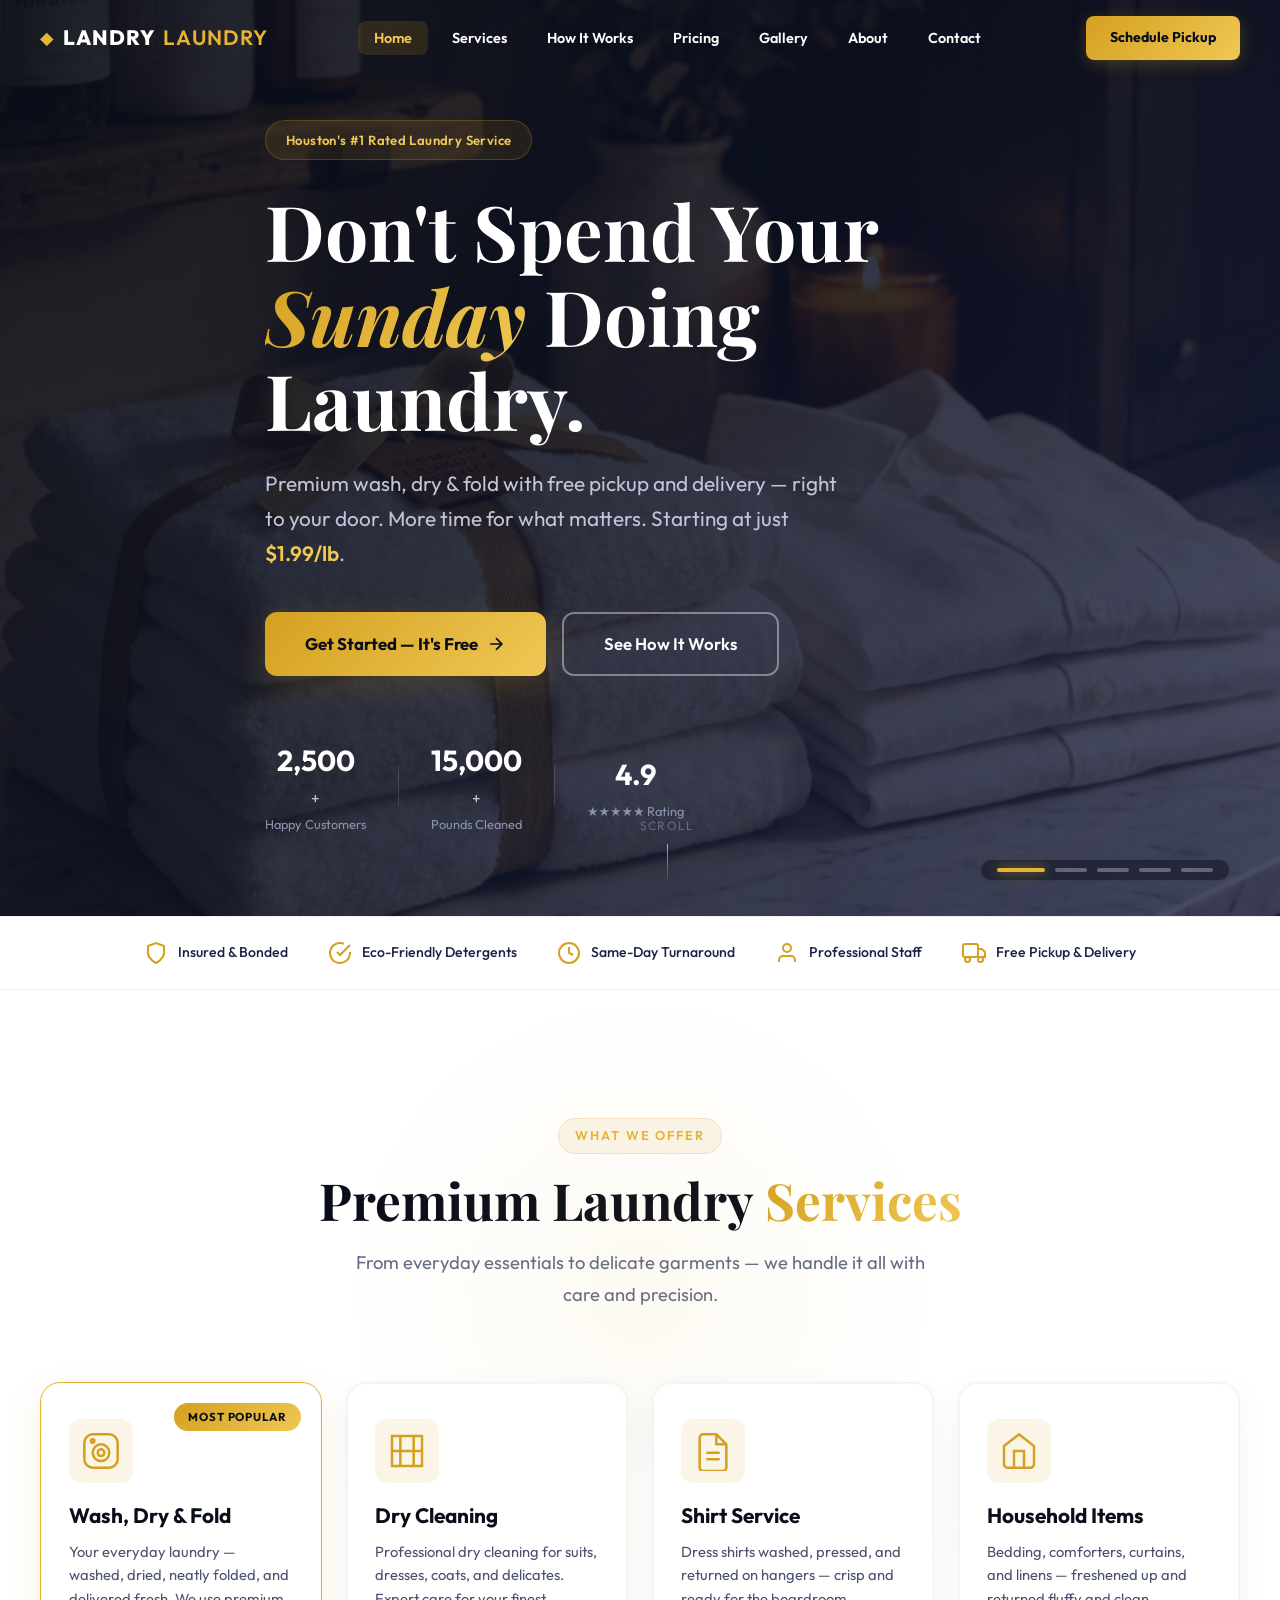
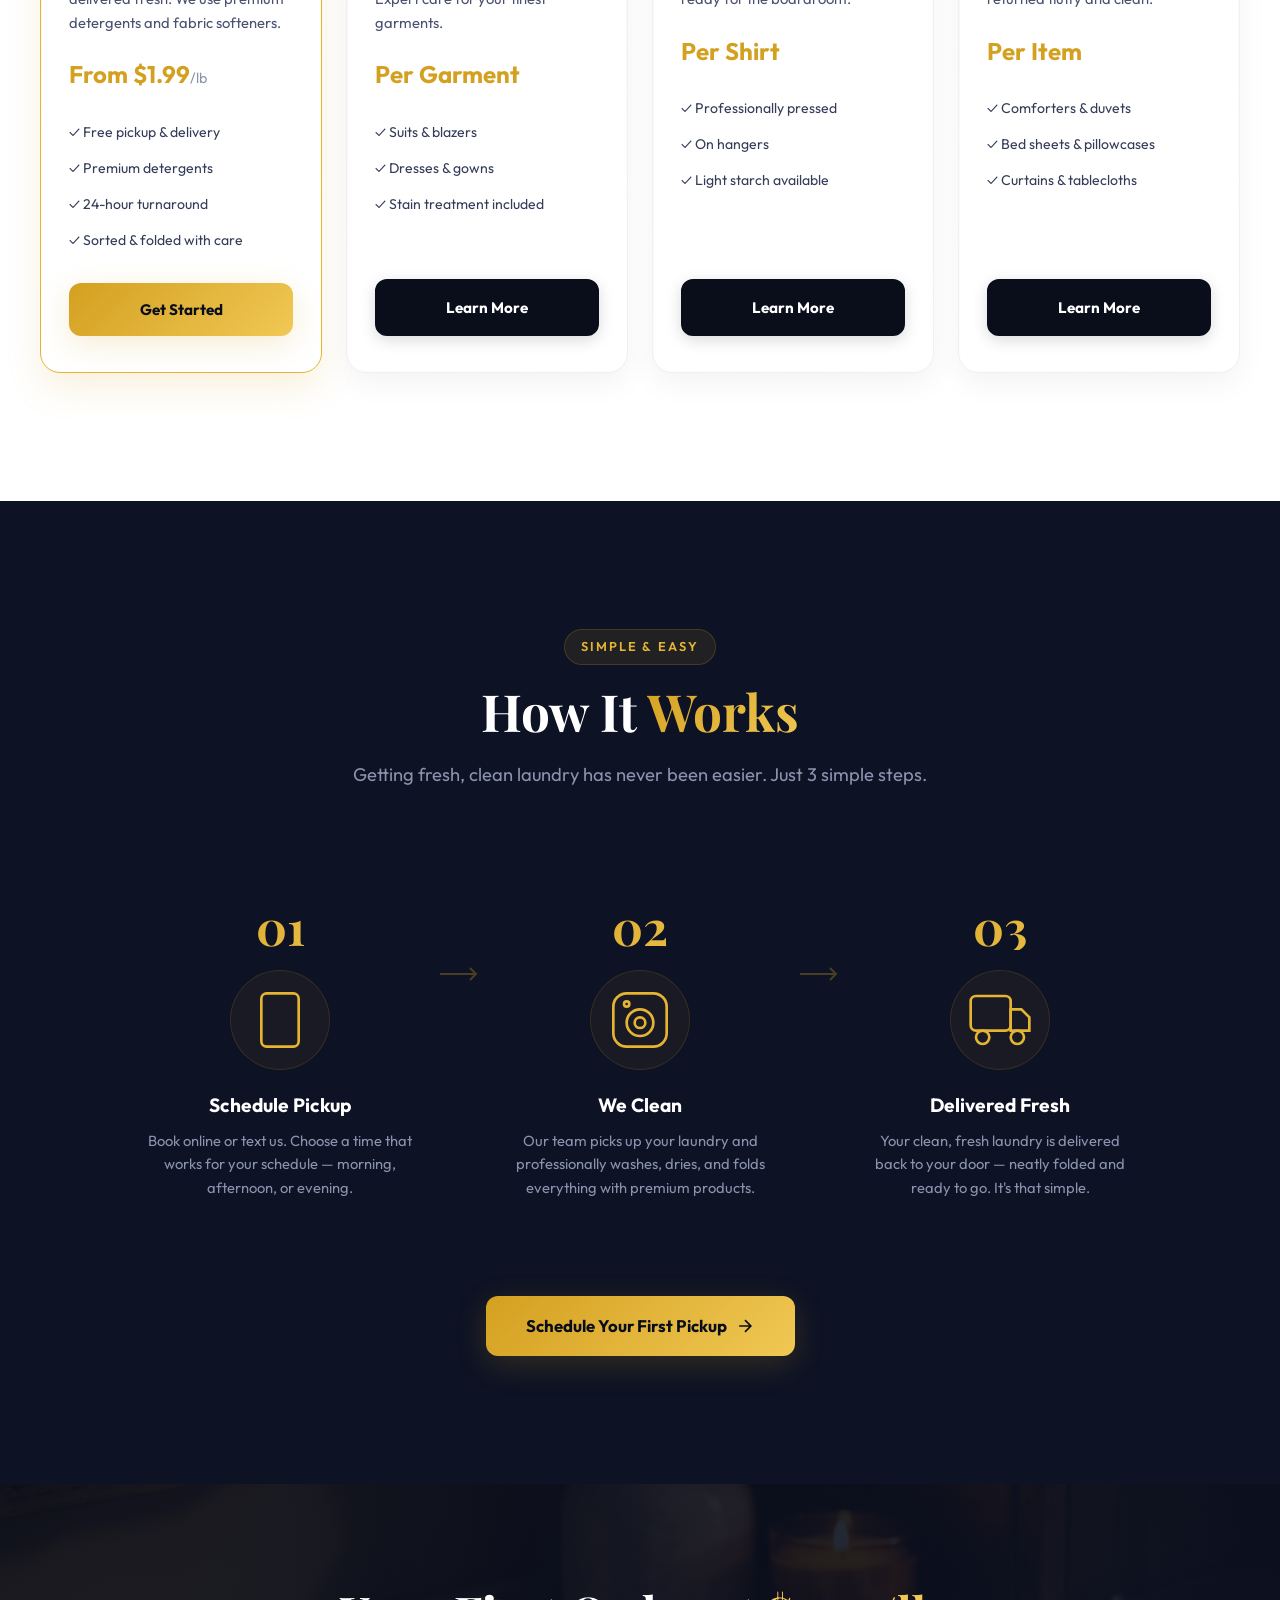
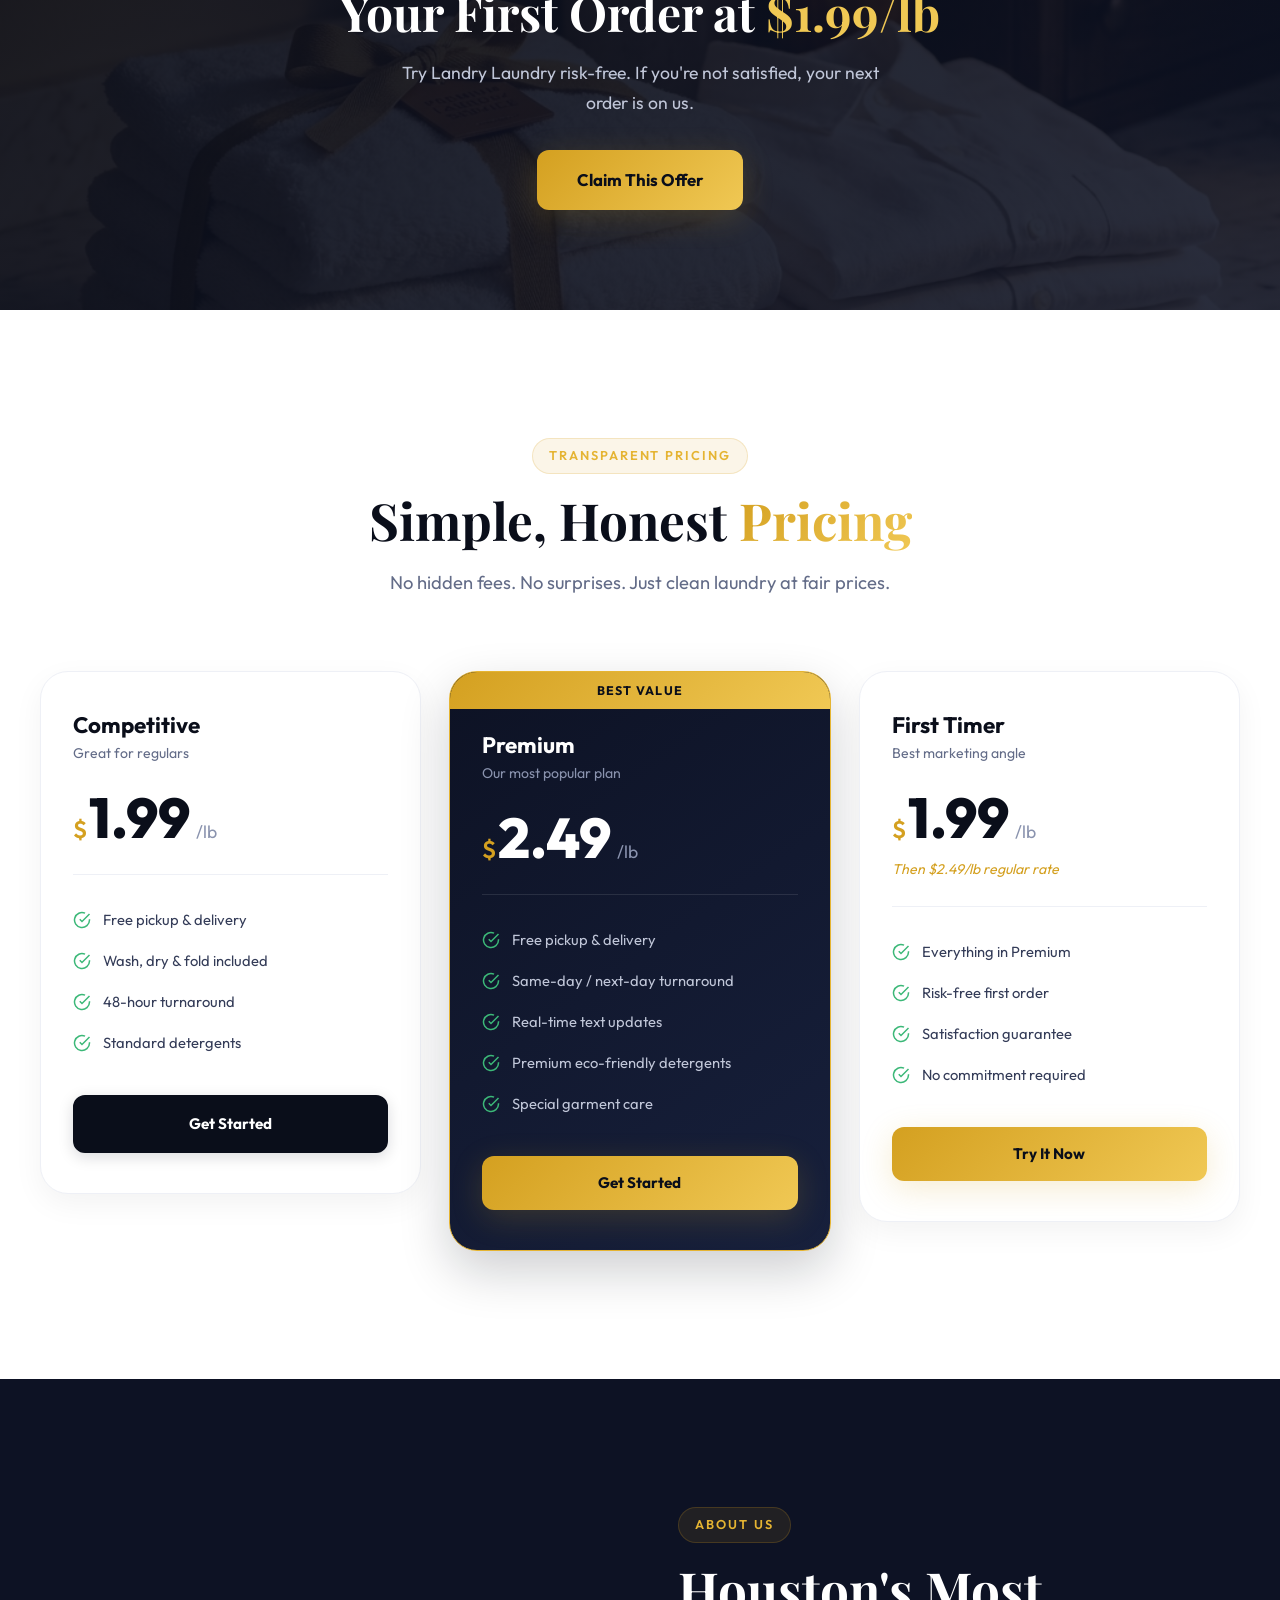
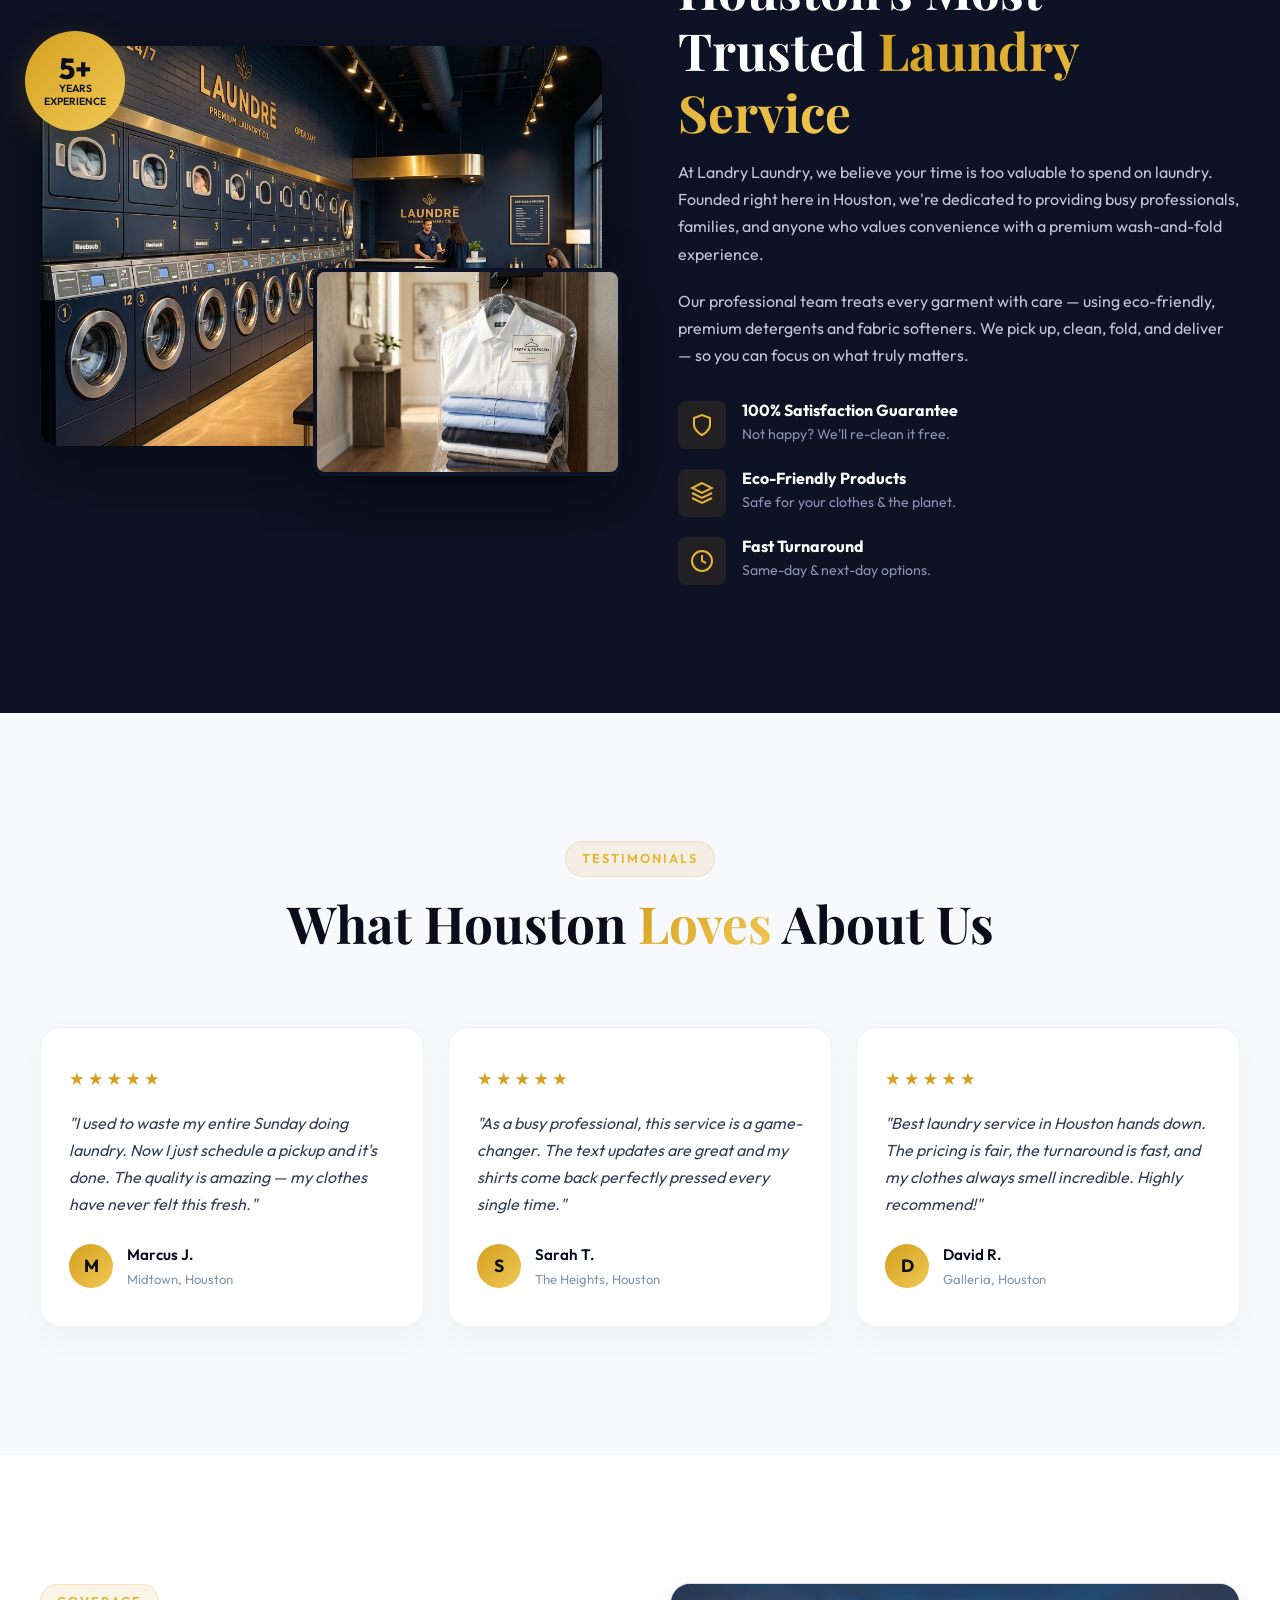
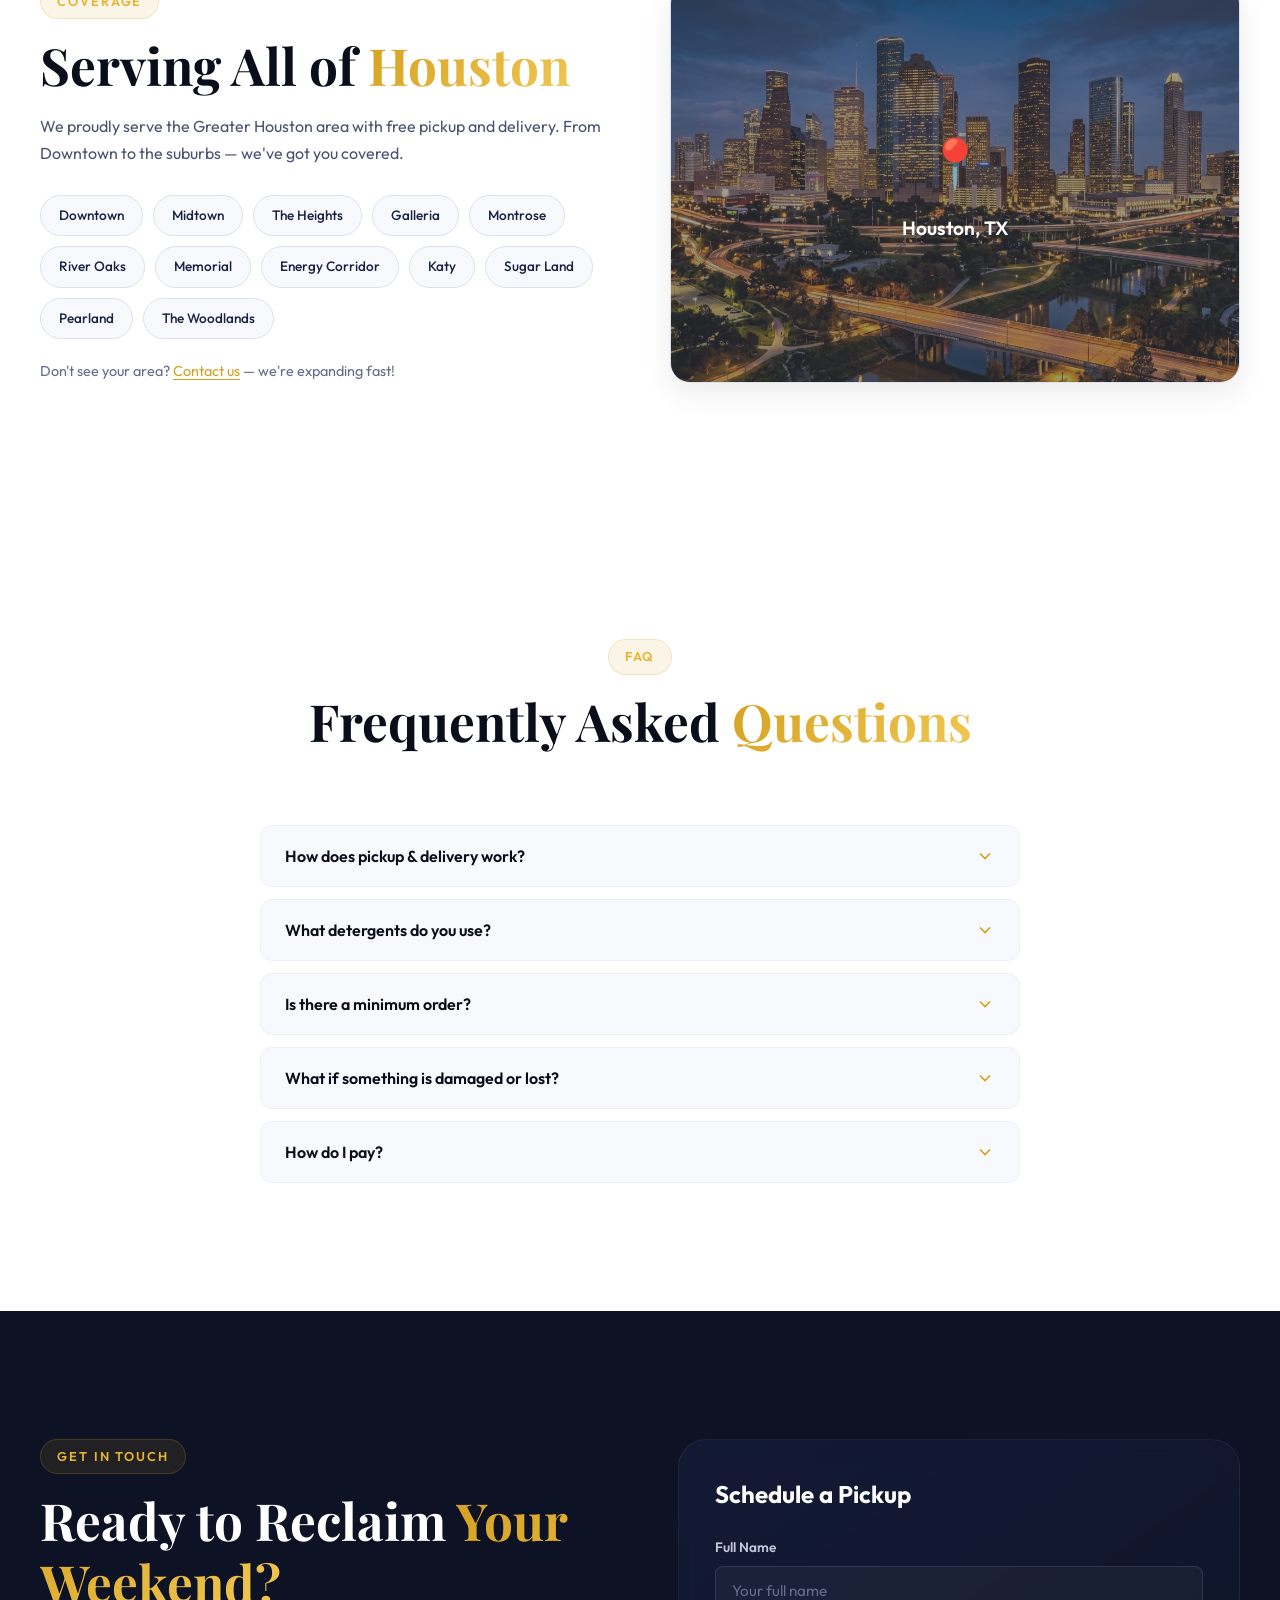
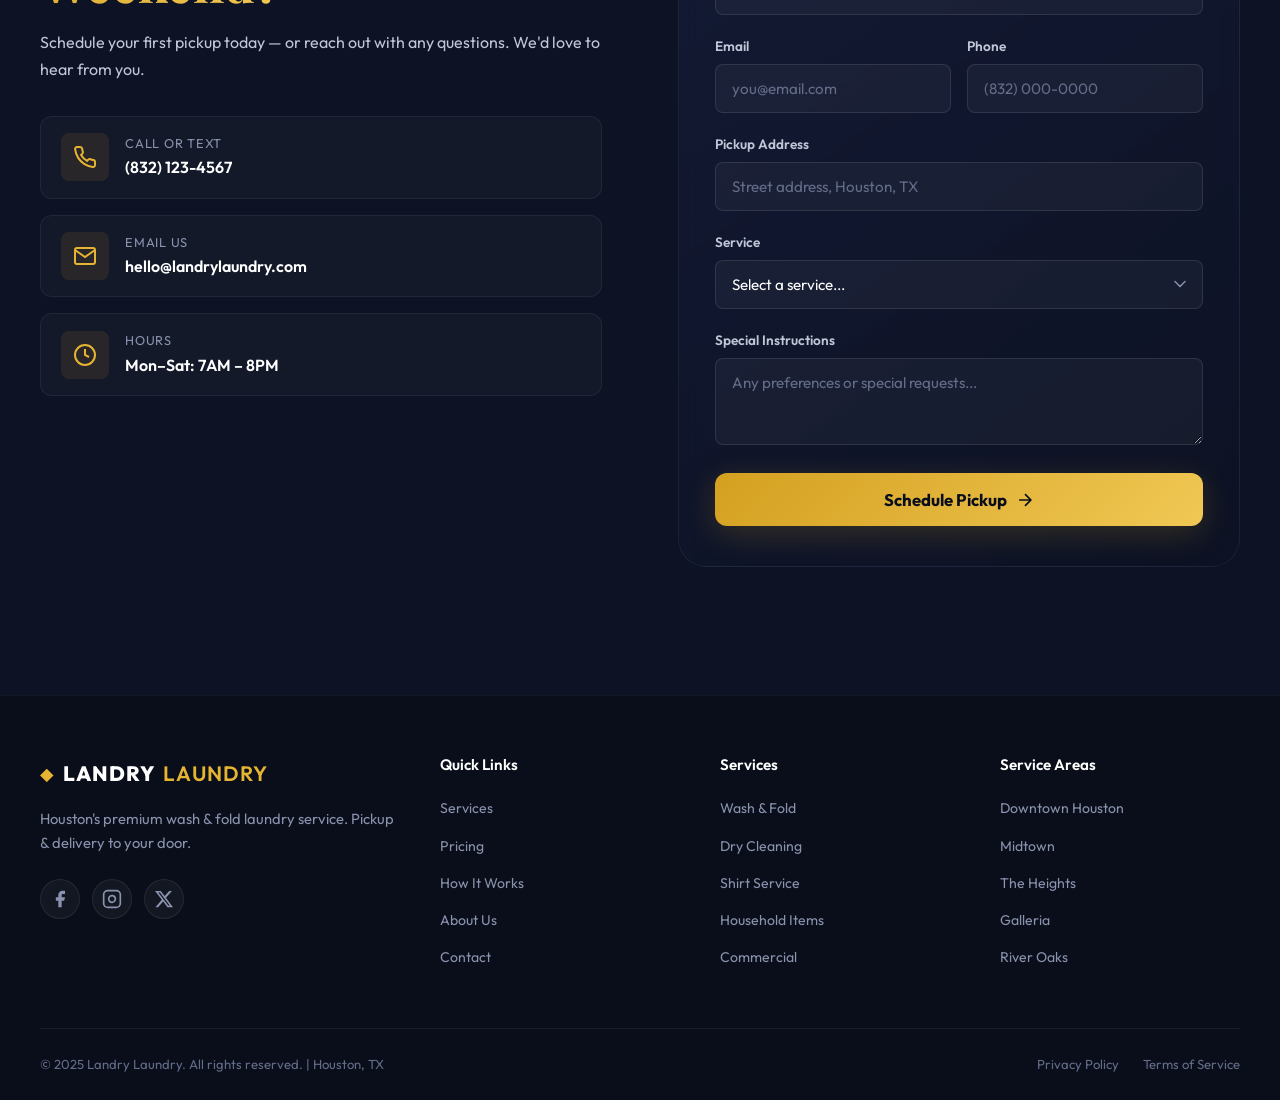
<file: index.html>
<!DOCTYPE html>
<html lang="en">
<head>
    <meta charset="UTF-8">
    <meta name="viewport" content="width=device-width, initial-scale=1.0">
    <title>Landry Laundry | Houston's Premium Wash & Fold Service</title>
    <meta name="description" content="Landry Laundry — Houston's top-rated pickup & delivery laundry service. Wash, dry & fold starting at $1.99/lb. Free pickup & delivery. Don't spend your Sunday doing laundry.">
    <link rel="preconnect" href="https://fonts.googleapis.com">
    <link rel="preconnect" href="https://fonts.gstatic.com" crossorigin>
    <link href="https://fonts.googleapis.com/css2?family=Outfit:wght@300;400;500;600;700;800&family=Playfair+Display:ital,wght@0,600;0,700;1,600&display=swap" rel="stylesheet">
    <link rel="stylesheet" href="style.css">
</head>
<body>

    <!-- ===================== NAVBAR ===================== -->
    <nav class="navbar" id="navbar">
        <div class="container nav-container">
            <a href="#" class="logo">
                <span class="logo-icon">&#9670;</span>
                LANDRY<span class="logo-accent">LAUNDRY</span>
            </a>
            <ul class="nav-links" id="navLinks">
                <li><a href="#home" class="active">Home</a></li>
                <li><a href="#services">Services</a></li>
                <li><a href="#how-it-works">How It Works</a></li>
                <li><a href="#pricing">Pricing</a></li>
                <li><a href="gallery.html">Gallery</a></li>
                <li><a href="#about">About</a></li>
                <li><a href="#contact">Contact</a></li>
                <li class="mobile-only"><a href="#contact" class="mobile-nav-cta">Schedule Pickup</a></li>
            </ul>
            <a href="#pricing" class="nav-cta">Schedule Pickup</a>
            <button class="menu-toggle" id="menuToggle" aria-label="Toggle navigation">
                <span></span><span></span><span></span>
            </button>
        </div>
    </nav>

    <!-- ===================== HERO ===================== -->
    <section class="hero" id="home">
        <div class="hero-bg">
            <div class="hero-slideshow" id="heroSlideshow">
                <div class="hero-slide active">
                    <img src="images/hero.png" alt="Freshly folded premium laundry" class="hero-bg-img">
                </div>
                <div class="hero-slide">
                    <img src="images/facility.png" alt="Modern commercial laundry facility" class="hero-bg-img">
                </div>
                <div class="hero-slide">
                    <img src="images/pickup.png" alt="Free pickup & doorstep delivery" class="hero-bg-img">
                </div>
                <div class="hero-slide">
                    <img src="images/wash-fold.png" alt="Professional wash, dry & fold service" class="hero-bg-img">
                </div>
                <div class="hero-slide">
                    <img src="images/delivery.png" alt="Houston laundry delivery" class="hero-bg-img">
                </div>
            </div>
            <div class="hero-overlay"></div>
            <div class="hero-slideshow-nav" id="heroSlideNav">
                <button class="slide-dot active" aria-label="Slide 1" data-slide="0"></button>
                <button class="slide-dot" aria-label="Slide 2" data-slide="1"></button>
                <button class="slide-dot" aria-label="Slide 3" data-slide="2"></button>
                <button class="slide-dot" aria-label="Slide 4" data-slide="3"></button>
                <button class="slide-dot" aria-label="Slide 5" data-slide="4"></button>
            </div>
        </div>
        <div class="container hero-content">
            <div class="hero-badge">Houston's #1 Rated Laundry Service</div>
            <h1 class="hero-title">
                Don't Spend Your<br>
                <span class="hero-title-accent">Sunday</span> Doing Laundry.
            </h1>
            <p class="hero-subtitle">
                Premium wash, dry & fold with free pickup and delivery — right to your door. 
                More time for what matters. Starting at just <strong>$1.99/lb</strong>.
            </p>
            <div class="hero-actions">
                <a href="#pricing" class="btn btn-primary btn-lg">
                    <span>Get Started — It's Free</span>
                    <svg width="20" height="20" viewBox="0 0 24 24" fill="none" stroke="currentColor" stroke-width="2"><path d="M5 12h14M12 5l7 7-7 7"/></svg>
                </a>
                <a href="#how-it-works" class="btn btn-outline btn-lg">See How It Works</a>
            </div>
            <div class="hero-stats">
                <div class="hero-stat">
                    <span class="hero-stat-number" data-count="2500">0</span>+
                    <span class="hero-stat-label">Happy Customers</span>
                </div>
                <div class="hero-stat-divider"></div>
                <div class="hero-stat">
                    <span class="hero-stat-number" data-count="15000">0</span>+
                    <span class="hero-stat-label">Pounds Cleaned</span>
                </div>
                <div class="hero-stat-divider"></div>
                <div class="hero-stat">
                    <span class="hero-stat-number">4.9</span>
                    <span class="hero-stat-label">★★★★★ Rating</span>
                </div>
            </div>
        </div>
        <div class="hero-scroll-indicator">
            <span>Scroll</span>
            <div class="scroll-line"></div>
        </div>
    </section>

    <!-- ===================== TRUST BAR ===================== -->
    <section class="trust-bar">
        <div class="container">
            <div class="trust-items">
                <div class="trust-item">
                    <svg width="24" height="24" viewBox="0 0 24 24" fill="none" stroke="currentColor" stroke-width="2"><path d="M12 22s8-4 8-10V5l-8-3-8 3v7c0 6 8 10 8 10z"/></svg>
                    <span>Insured & Bonded</span>
                </div>
                <div class="trust-item">
                    <svg width="24" height="24" viewBox="0 0 24 24" fill="none" stroke="currentColor" stroke-width="2"><path d="M22 11.08V12a10 10 0 11-5.93-9.14"/><path d="M22 4L12 14.01l-3-3"/></svg>
                    <span>Eco-Friendly Detergents</span>
                </div>
                <div class="trust-item">
                    <svg width="24" height="24" viewBox="0 0 24 24" fill="none" stroke="currentColor" stroke-width="2"><circle cx="12" cy="12" r="10"/><path d="M12 6v6l4 2"/></svg>
                    <span>Same-Day Turnaround</span>
                </div>
                <div class="trust-item">
                    <svg width="24" height="24" viewBox="0 0 24 24" fill="none" stroke="currentColor" stroke-width="2"><path d="M20 21v-2a4 4 0 00-4-4H8a4 4 0 00-4 4v2"/><circle cx="12" cy="7" r="4"/></svg>
                    <span>Professional Staff</span>
                </div>
                <div class="trust-item">
                    <svg width="24" height="24" viewBox="0 0 24 24" fill="none" stroke="currentColor" stroke-width="2"><rect x="1" y="3" width="15" height="13" rx="2"/><path d="M16 8h4l3 3v5h-7V8z"/><circle cx="5.5" cy="18.5" r="2.5"/><circle cx="18.5" cy="18.5" r="2.5"/></svg>
                    <span>Free Pickup & Delivery</span>
                </div>
            </div>
        </div>
    </section>

    <!-- ===================== SERVICES ===================== -->
    <section class="services" id="services">
        <div class="container">
            <div class="section-header">
                <span class="section-tag">What We Offer</span>
                <h2 class="section-title">Premium Laundry <span class="text-gradient">Services</span></h2>
                <p class="section-desc">From everyday essentials to delicate garments — we handle it all with care and precision.</p>
            </div>
            <div class="services-grid">
                <div class="service-card service-card-featured">
                    <div class="service-icon">
                        <svg width="40" height="40" viewBox="0 0 24 24" fill="none" stroke="currentColor" stroke-width="1.5"><rect x="2" y="2" width="20" height="20" rx="5"/><circle cx="12" cy="13" r="5"/><circle cx="12" cy="13" r="2"/><circle cx="7" cy="6" r="1"/></svg>
                    </div>
                    <span class="service-badge">Most Popular</span>
                    <h3>Wash, Dry & Fold</h3>
                    <p>Your everyday laundry — washed, dried, neatly folded, and delivered fresh. We use premium detergents and fabric softeners.</p>
                    <div class="service-price">From $1.99<span>/lb</span></div>
                    <ul class="service-features">
                        <li>✓ Free pickup & delivery</li>
                        <li>✓ Premium detergents</li>
                        <li>✓ 24-hour turnaround</li>
                        <li>✓ Sorted & folded with care</li>
                    </ul>
                    <a href="#pricing" class="btn btn-primary btn-block">Get Started</a>
                </div>
                <div class="service-card">
                    <div class="service-icon">
                        <svg width="40" height="40" viewBox="0 0 24 24" fill="none" stroke="currentColor" stroke-width="1.5"><path d="M3 3h18v18H3z"/><path d="M8 3v18M16 3v18M3 12h18"/></svg>
                    </div>
                    <h3>Dry Cleaning</h3>
                    <p>Professional dry cleaning for suits, dresses, coats, and delicates. Expert care for your finest garments.</p>
                    <div class="service-price">Per Garment</div>
                    <ul class="service-features">
                        <li>✓ Suits & blazers</li>
                        <li>✓ Dresses & gowns</li>
                        <li>✓ Stain treatment included</li>
                    </ul>
                    <a href="#contact" class="btn btn-navy btn-block">Learn More</a>
                </div>
                <div class="service-card">
                    <div class="service-icon">
                        <svg width="40" height="40" viewBox="0 0 24 24" fill="none" stroke="currentColor" stroke-width="1.5"><path d="M4 22V4c0-1.1.9-2 2-2h8l6 6v14c0 1.1-.9 2-2 2H6c-1.1 0-2-.9-2-2z"/><path d="M14 2v6h6"/><path d="M8 13h8M8 17h8"/></svg>
                    </div>
                    <h3>Shirt Service</h3>
                    <p>Dress shirts washed, pressed, and returned on hangers — crisp and ready for the boardroom.</p>
                    <div class="service-price">Per Shirt</div>
                    <ul class="service-features">
                        <li>✓ Professionally pressed</li>
                        <li>✓ On hangers</li>
                        <li>✓ Light starch available</li>
                    </ul>
                    <a href="#contact" class="btn btn-navy btn-block">Learn More</a>
                </div>
                <div class="service-card">
                    <div class="service-icon">
                        <svg width="40" height="40" viewBox="0 0 24 24" fill="none" stroke="currentColor" stroke-width="1.5"><path d="M3 9l9-7 9 7v11a2 2 0 01-2 2H5a2 2 0 01-2-2V9z"/><path d="M9 22V12h6v10"/></svg>
                    </div>
                    <h3>Household Items</h3>
                    <p>Bedding, comforters, curtains, and linens — freshened up and returned fluffy and clean.</p>
                    <div class="service-price">Per Item</div>
                    <ul class="service-features">
                        <li>✓ Comforters & duvets</li>
                        <li>✓ Bed sheets & pillowcases</li>
                        <li>✓ Curtains & tablecloths</li>
                    </ul>
                    <a href="#contact" class="btn btn-navy btn-block">Learn More</a>
                </div>
            </div>
        </div>
    </section>

    <!-- ===================== HOW IT WORKS ===================== -->
    <section class="how-it-works" id="how-it-works">
        <div class="container">
            <div class="section-header">
                <span class="section-tag">Simple & Easy</span>
                <h2 class="section-title">How It <span class="text-gradient">Works</span></h2>
                <p class="section-desc">Getting fresh, clean laundry has never been easier. Just 3 simple steps.</p>
            </div>
            <div class="steps-grid">
                <div class="step-card">
                    <div class="step-number">01</div>
                    <div class="step-visual">
                        <svg width="64" height="64" viewBox="0 0 24 24" fill="none" stroke="currentColor" stroke-width="1"><rect x="5" y="2" width="14" height="20" rx="2"/><path d="M12 18h.01"/></svg>
                    </div>
                    <h3>Schedule Pickup</h3>
                    <p>Book online or text us. Choose a time that works for your schedule — morning, afternoon, or evening.</p>
                </div>
                <div class="step-connector">
                    <svg width="40" height="24" viewBox="0 0 40 24"><path d="M0 12h35M30 6l6 6-6 6" stroke="currentColor" stroke-width="2" fill="none"/></svg>
                </div>
                <div class="step-card">
                    <div class="step-number">02</div>
                    <div class="step-visual">
                        <svg width="64" height="64" viewBox="0 0 24 24" fill="none" stroke="currentColor" stroke-width="1"><rect x="2" y="2" width="20" height="20" rx="5"/><circle cx="12" cy="13" r="5"/><circle cx="12" cy="13" r="2"/><circle cx="7" cy="6" r="1"/></svg>
                    </div>
                    <h3>We Clean</h3>
                    <p>Our team picks up your laundry and professionally washes, dries, and folds everything with premium products.</p>
                </div>
                <div class="step-connector">
                    <svg width="40" height="24" viewBox="0 0 40 24"><path d="M0 12h35M30 6l6 6-6 6" stroke="currentColor" stroke-width="2" fill="none"/></svg>
                </div>
                <div class="step-card">
                    <div class="step-number">03</div>
                    <div class="step-visual">
                        <svg width="64" height="64" viewBox="0 0 24 24" fill="none" stroke="currentColor" stroke-width="1"><rect x="1" y="3" width="15" height="13" rx="2"/><path d="M16 8h4l3 3v5h-7V8z"/><circle cx="5.5" cy="18.5" r="2.5"/><circle cx="18.5" cy="18.5" r="2.5"/></svg>
                    </div>
                    <h3>Delivered Fresh</h3>
                    <p>Your clean, fresh laundry is delivered back to your door — neatly folded and ready to go. It's that simple.</p>
                </div>
            </div>
            <div class="steps-cta">
                <a href="#pricing" class="btn btn-primary btn-lg">
                    <span>Schedule Your First Pickup</span>
                    <svg width="20" height="20" viewBox="0 0 24 24" fill="none" stroke="currentColor" stroke-width="2"><path d="M5 12h14M12 5l7 7-7 7"/></svg>
                </a>
            </div>
        </div>
    </section>

    <!-- ===================== PROMO BANNER ===================== -->
    <section class="promo-banner">
        <div class="promo-bg">
            <img src="images/hero.png" alt="Fresh laundry" class="promo-bg-img">
            <div class="promo-overlay"></div>
        </div>
        <div class="container promo-content">
            <h2 class="promo-title">Your First Order at <span class="text-gold">$1.99/lb</span></h2>
            <p class="promo-text">Try Landry Laundry risk-free. If you're not satisfied, your next order is on us.</p>
            <a href="#pricing" class="btn btn-primary btn-lg">Claim This Offer</a>
        </div>
    </section>

    <!-- ===================== PRICING ===================== -->
    <section class="pricing" id="pricing">
        <div class="container">
            <div class="section-header">
                <span class="section-tag">Transparent Pricing</span>
                <h2 class="section-title">Simple, Honest <span class="text-gradient">Pricing</span></h2>
                <p class="section-desc">No hidden fees. No surprises. Just clean laundry at fair prices.</p>
            </div>
            <div class="pricing-grid">
                <div class="pricing-card">
                    <div class="pricing-header">
                        <h3>Competitive</h3>
                        <p class="pricing-desc">Great for regulars</p>
                    </div>
                    <div class="pricing-amount">
                        <span class="pricing-dollar">$</span>
                        <span class="pricing-value">1.99</span>
                        <span class="pricing-unit">/lb</span>
                    </div>
                    <ul class="pricing-features">
                        <li>
                            <svg width="18" height="18" viewBox="0 0 24 24" fill="none" stroke="currentColor" stroke-width="2"><path d="M22 11.08V12a10 10 0 11-5.93-9.14"/><path d="M22 4L12 14.01l-3-3"/></svg>
                            Free pickup & delivery
                        </li>
                        <li>
                            <svg width="18" height="18" viewBox="0 0 24 24" fill="none" stroke="currentColor" stroke-width="2"><path d="M22 11.08V12a10 10 0 11-5.93-9.14"/><path d="M22 4L12 14.01l-3-3"/></svg>
                            Wash, dry & fold included
                        </li>
                        <li>
                            <svg width="18" height="18" viewBox="0 0 24 24" fill="none" stroke="currentColor" stroke-width="2"><path d="M22 11.08V12a10 10 0 11-5.93-9.14"/><path d="M22 4L12 14.01l-3-3"/></svg>
                            48-hour turnaround
                        </li>
                        <li>
                            <svg width="18" height="18" viewBox="0 0 24 24" fill="none" stroke="currentColor" stroke-width="2"><path d="M22 11.08V12a10 10 0 11-5.93-9.14"/><path d="M22 4L12 14.01l-3-3"/></svg>
                            Standard detergents
                        </li>
                    </ul>
                    <a href="#contact" class="btn btn-navy btn-block">Get Started</a>
                </div>
                <div class="pricing-card pricing-card-featured">
                    <div class="pricing-popular">Best Value</div>
                    <div class="pricing-header">
                        <h3>Premium</h3>
                        <p class="pricing-desc">Our most popular plan</p>
                    </div>
                    <div class="pricing-amount">
                        <span class="pricing-dollar">$</span>
                        <span class="pricing-value">2.49</span>
                        <span class="pricing-unit">/lb</span>
                    </div>
                    <ul class="pricing-features">
                        <li>
                            <svg width="18" height="18" viewBox="0 0 24 24" fill="none" stroke="currentColor" stroke-width="2"><path d="M22 11.08V12a10 10 0 11-5.93-9.14"/><path d="M22 4L12 14.01l-3-3"/></svg>
                            Free pickup & delivery
                        </li>
                        <li>
                            <svg width="18" height="18" viewBox="0 0 24 24" fill="none" stroke="currentColor" stroke-width="2"><path d="M22 11.08V12a10 10 0 11-5.93-9.14"/><path d="M22 4L12 14.01l-3-3"/></svg>
                            Same-day / next-day turnaround
                        </li>
                        <li>
                            <svg width="18" height="18" viewBox="0 0 24 24" fill="none" stroke="currentColor" stroke-width="2"><path d="M22 11.08V12a10 10 0 11-5.93-9.14"/><path d="M22 4L12 14.01l-3-3"/></svg>
                            Real-time text updates
                        </li>
                        <li>
                            <svg width="18" height="18" viewBox="0 0 24 24" fill="none" stroke="currentColor" stroke-width="2"><path d="M22 11.08V12a10 10 0 11-5.93-9.14"/><path d="M22 4L12 14.01l-3-3"/></svg>
                            Premium eco-friendly detergents
                        </li>
                        <li>
                            <svg width="18" height="18" viewBox="0 0 24 24" fill="none" stroke="currentColor" stroke-width="2"><path d="M22 11.08V12a10 10 0 11-5.93-9.14"/><path d="M22 4L12 14.01l-3-3"/></svg>
                            Special garment care
                        </li>
                    </ul>
                    <a href="#contact" class="btn btn-primary btn-block">Get Started</a>
                </div>
                <div class="pricing-card pricing-card-promo">
                    <div class="pricing-header">
                        <h3>First Timer</h3>
                        <p class="pricing-desc">Best marketing angle</p>
                    </div>
                    <div class="pricing-amount">
                        <span class="pricing-dollar">$</span>
                        <span class="pricing-value">1.99</span>
                        <span class="pricing-unit">/lb</span>
                    </div>
                    <p class="pricing-then">Then $2.49/lb regular rate</p>
                    <ul class="pricing-features">
                        <li>
                            <svg width="18" height="18" viewBox="0 0 24 24" fill="none" stroke="currentColor" stroke-width="2"><path d="M22 11.08V12a10 10 0 11-5.93-9.14"/><path d="M22 4L12 14.01l-3-3"/></svg>
                            Everything in Premium
                        </li>
                        <li>
                            <svg width="18" height="18" viewBox="0 0 24 24" fill="none" stroke="currentColor" stroke-width="2"><path d="M22 11.08V12a10 10 0 11-5.93-9.14"/><path d="M22 4L12 14.01l-3-3"/></svg>
                            Risk-free first order
                        </li>
                        <li>
                            <svg width="18" height="18" viewBox="0 0 24 24" fill="none" stroke="currentColor" stroke-width="2"><path d="M22 11.08V12a10 10 0 11-5.93-9.14"/><path d="M22 4L12 14.01l-3-3"/></svg>
                            Satisfaction guarantee
                        </li>
                        <li>
                            <svg width="18" height="18" viewBox="0 0 24 24" fill="none" stroke="currentColor" stroke-width="2"><path d="M22 11.08V12a10 10 0 11-5.93-9.14"/><path d="M22 4L12 14.01l-3-3"/></svg>
                            No commitment required
                        </li>
                    </ul>
                    <a href="#contact" class="btn btn-gold btn-block">Try It Now</a>
                </div>
            </div>
        </div>
    </section>

    <!-- ===================== ABOUT ===================== -->
    <section class="about" id="about">
        <div class="container">
            <div class="about-grid">
                <div class="about-images">
                    <div class="about-img-main">
                        <img src="images/facility.png" alt="Landry Laundry facility">
                    </div>
                    <div class="about-img-secondary">
                        <img src="images/pickup.png" alt="Laundry pickup service">
                    </div>
                    <div class="about-experience-badge">
                        <span class="about-exp-number">5+</span>
                        <span class="about-exp-label">Years<br>Experience</span>
                    </div>
                </div>
                <div class="about-content">
                    <span class="section-tag">About Us</span>
                    <h2 class="section-title text-left">Houston's Most Trusted <span class="text-gradient">Laundry Service</span></h2>
                    <p class="about-text">
                        At Landry Laundry, we believe your time is too valuable to spend on laundry. Founded right here in Houston, we're dedicated to providing busy professionals, families, and anyone who values convenience with a premium wash-and-fold experience.
                    </p>
                    <p class="about-text">
                        Our professional team treats every garment with care — using eco-friendly, premium detergents and fabric softeners. We pick up, clean, fold, and deliver — so you can focus on what truly matters.
                    </p>
                    <div class="about-features">
                        <div class="about-feature">
                            <div class="about-feature-icon">
                                <svg width="24" height="24" viewBox="0 0 24 24" fill="none" stroke="currentColor" stroke-width="2"><path d="M12 22s8-4 8-10V5l-8-3-8 3v7c0 6 8 10 8 10z"/></svg>
                            </div>
                            <div>
                                <h4>100% Satisfaction Guarantee</h4>
                                <p>Not happy? We'll re-clean it free.</p>
                            </div>
                        </div>
                        <div class="about-feature">
                            <div class="about-feature-icon">
                                <svg width="24" height="24" viewBox="0 0 24 24" fill="none" stroke="currentColor" stroke-width="2"><path d="M12 2L2 7l10 5 10-5-10-5z"/><path d="M2 17l10 5 10-5M2 12l10 5 10-5"/></svg>
                            </div>
                            <div>
                                <h4>Eco-Friendly Products</h4>
                                <p>Safe for your clothes & the planet.</p>
                            </div>
                        </div>
                        <div class="about-feature">
                            <div class="about-feature-icon">
                                <svg width="24" height="24" viewBox="0 0 24 24" fill="none" stroke="currentColor" stroke-width="2"><circle cx="12" cy="12" r="10"/><path d="M12 6v6l4 2"/></svg>
                            </div>
                            <div>
                                <h4>Fast Turnaround</h4>
                                <p>Same-day & next-day options.</p>
                            </div>
                        </div>
                    </div>
                </div>
            </div>
        </div>
    </section>

    <!-- ===================== TESTIMONIALS ===================== -->
    <section class="testimonials">
        <div class="container">
            <div class="section-header">
                <span class="section-tag">Testimonials</span>
                <h2 class="section-title">What Houston <span class="text-gradient">Loves</span> About Us</h2>
            </div>
            <div class="testimonials-grid">
                <div class="testimonial-card">
                    <div class="testimonial-stars">★★★★★</div>
                    <p class="testimonial-text">"I used to waste my entire Sunday doing laundry. Now I just schedule a pickup and it's done. The quality is amazing — my clothes have never felt this fresh."</p>
                    <div class="testimonial-author">
                        <div class="testimonial-avatar">M</div>
                        <div>
                            <div class="testimonial-name">Marcus J.</div>
                            <div class="testimonial-location">Midtown, Houston</div>
                        </div>
                    </div>
                </div>
                <div class="testimonial-card">
                    <div class="testimonial-stars">★★★★★</div>
                    <p class="testimonial-text">"As a busy professional, this service is a game-changer. The text updates are great and my shirts come back perfectly pressed every single time."</p>
                    <div class="testimonial-author">
                        <div class="testimonial-avatar">S</div>
                        <div>
                            <div class="testimonial-name">Sarah T.</div>
                            <div class="testimonial-location">The Heights, Houston</div>
                        </div>
                    </div>
                </div>
                <div class="testimonial-card">
                    <div class="testimonial-stars">★★★★★</div>
                    <p class="testimonial-text">"Best laundry service in Houston hands down. The pricing is fair, the turnaround is fast, and my clothes always smell incredible. Highly recommend!"</p>
                    <div class="testimonial-author">
                        <div class="testimonial-avatar">D</div>
                        <div>
                            <div class="testimonial-name">David R.</div>
                            <div class="testimonial-location">Galleria, Houston</div>
                        </div>
                    </div>
                </div>
            </div>
        </div>
    </section>

    <!-- ===================== SERVICE AREA ===================== -->
    <section class="service-area">
        <div class="container">
            <div class="area-grid">
                <div class="area-content">
                    <span class="section-tag">Coverage</span>
                    <h2 class="section-title text-left">Serving All of <span class="text-gradient">Houston</span></h2>
                    <p class="area-text">We proudly serve the Greater Houston area with free pickup and delivery. From Downtown to the suburbs — we've got you covered.</p>
                    <div class="area-locations">
                        <div class="area-location">Downtown</div>
                        <div class="area-location">Midtown</div>
                        <div class="area-location">The Heights</div>
                        <div class="area-location">Galleria</div>
                        <div class="area-location">Montrose</div>
                        <div class="area-location">River Oaks</div>
                        <div class="area-location">Memorial</div>
                        <div class="area-location">Energy Corridor</div>
                        <div class="area-location">Katy</div>
                        <div class="area-location">Sugar Land</div>
                        <div class="area-location">Pearland</div>
                        <div class="area-location">The Woodlands</div>
                    </div>
                    <p class="area-note">Don't see your area? <a href="#contact">Contact us</a> — we're expanding fast!</p>
                </div>
                <div class="area-map">
                    <div class="area-map-placeholder">
                        <img src="images/skyline.png" alt="Houston area" class="area-map-img">
                        <div class="area-map-overlay">
                            <div class="area-map-pin">📍</div>
                            <span>Houston, TX</span>
                        </div>
                    </div>
                </div>
            </div>
        </div>
    </section>

    <!-- ===================== FAQ ===================== -->
    <section class="faq">
        <div class="container">
            <div class="section-header">
                <span class="section-tag">FAQ</span>
                <h2 class="section-title">Frequently Asked <span class="text-gradient">Questions</span></h2>
            </div>
            <div class="faq-grid">
                <div class="faq-item" id="faq-1">
                    <button class="faq-question" onclick="toggleFaq('faq-1')">
                        <span>How does pickup & delivery work?</span>
                        <svg width="20" height="20" viewBox="0 0 24 24" fill="none" stroke="currentColor" stroke-width="2"><path d="M6 9l6 6 6-6"/></svg>
                    </button>
                    <div class="faq-answer">
                        <p>Simply schedule a pickup time online or by texting us. Leave your laundry bag at your door, and we'll pick it up, clean everything, and deliver it back — usually within 24 hours. It's completely contactless and hassle-free.</p>
                    </div>
                </div>
                <div class="faq-item" id="faq-2">
                    <button class="faq-question" onclick="toggleFaq('faq-2')">
                        <span>What detergents do you use?</span>
                        <svg width="20" height="20" viewBox="0 0 24 24" fill="none" stroke="currentColor" stroke-width="2"><path d="M6 9l6 6 6-6"/></svg>
                    </button>
                    <div class="faq-answer">
                        <p>We use premium, eco-friendly detergents that are tough on stains but gentle on fabrics. If you have allergies or preferences, just let us know — we're happy to use hypoallergenic or fragrance-free products.</p>
                    </div>
                </div>
                <div class="faq-item" id="faq-3">
                    <button class="faq-question" onclick="toggleFaq('faq-3')">
                        <span>Is there a minimum order?</span>
                        <svg width="20" height="20" viewBox="0 0 24 24" fill="none" stroke="currentColor" stroke-width="2"><path d="M6 9l6 6 6-6"/></svg>
                    </button>
                    <div class="faq-answer">
                        <p>We have a 10 lb minimum per order to ensure efficiency. Most customers easily exceed this with a standard load of laundry.</p>
                    </div>
                </div>
                <div class="faq-item" id="faq-4">
                    <button class="faq-question" onclick="toggleFaq('faq-4')">
                        <span>What if something is damaged or lost?</span>
                        <svg width="20" height="20" viewBox="0 0 24 24" fill="none" stroke="currentColor" stroke-width="2"><path d="M6 9l6 6 6-6"/></svg>
                    </button>
                    <div class="faq-answer">
                        <p>We're fully insured and bonded. In the rare event something is damaged or lost, we'll reimburse you for the full value. Your satisfaction is our top priority.</p>
                    </div>
                </div>
                <div class="faq-item" id="faq-5">
                    <button class="faq-question" onclick="toggleFaq('faq-5')">
                        <span>How do I pay?</span>
                        <svg width="20" height="20" viewBox="0 0 24 24" fill="none" stroke="currentColor" stroke-width="2"><path d="M6 9l6 6 6-6"/></svg>
                    </button>
                    <div class="faq-answer">
                        <p>We accept all major credit cards, debit cards, Apple Pay, Google Pay, and Venmo. Payment is processed after your laundry is weighed and cleaned — no upfront charges.</p>
                    </div>
                </div>
            </div>
        </div>
    </section>

    <!-- ===================== CONTACT / CTA ===================== -->
    <section class="contact" id="contact">
        <div class="container">
            <div class="contact-grid">
                <div class="contact-info">
                    <span class="section-tag">Get In Touch</span>
                    <h2 class="section-title text-left">Ready to Reclaim <span class="text-gradient">Your Weekend?</span></h2>
                    <p class="contact-text">Schedule your first pickup today — or reach out with any questions. We'd love to hear from you.</p>
                    <div class="contact-methods">
                        <a href="tel:+18321234567" class="contact-method">
                            <div class="contact-method-icon">
                                <svg width="24" height="24" viewBox="0 0 24 24" fill="none" stroke="currentColor" stroke-width="2"><path d="M22 16.92v3a2 2 0 01-2.18 2 19.79 19.79 0 01-8.63-3.07 19.5 19.5 0 01-6-6 19.79 19.79 0 01-3.07-8.67A2 2 0 014.11 2h3a2 2 0 012 1.72 12.84 12.84 0 00.7 2.81 2 2 0 01-.45 2.11L8.09 9.91a16 16 0 006 6l1.27-1.27a2 2 0 012.11-.45 12.84 12.84 0 002.81.7A2 2 0 0122 16.92z"/></svg>
                            </div>
                            <div>
                                <span class="contact-method-label">Call or Text</span>
                                <span class="contact-method-value">(832) 123-4567</span>
                            </div>
                        </a>
                        <a href="mailto:hello@landrylaundry.com" class="contact-method">
                            <div class="contact-method-icon">
                                <svg width="24" height="24" viewBox="0 0 24 24" fill="none" stroke="currentColor" stroke-width="2"><path d="M4 4h16c1.1 0 2 .9 2 2v12c0 1.1-.9 2-2 2H4c-1.1 0-2-.9-2-2V6c0-1.1.9-2 2-2z"/><path d="M22 6l-10 7L2 6"/></svg>
                            </div>
                            <div>
                                <span class="contact-method-label">Email Us</span>
                                <span class="contact-method-value">hello@landrylaundry.com</span>
                            </div>
                        </a>
                        <div class="contact-method">
                            <div class="contact-method-icon">
                                <svg width="24" height="24" viewBox="0 0 24 24" fill="none" stroke="currentColor" stroke-width="2"><circle cx="12" cy="12" r="10"/><path d="M12 6v6l4 2"/></svg>
                            </div>
                            <div>
                                <span class="contact-method-label">Hours</span>
                                <span class="contact-method-value">Mon–Sat: 7AM – 8PM</span>
                            </div>
                        </div>
                    </div>
                </div>
                <div class="contact-form-wrap">
                    <form class="contact-form" id="contactForm" onsubmit="handleFormSubmit(event)">
                        <h3>Schedule a Pickup</h3>
                        <div class="form-group">
                            <label for="name">Full Name</label>
                            <input type="text" id="name" name="name" placeholder="Your full name" required>
                        </div>
                        <div class="form-row">
                            <div class="form-group">
                                <label for="email">Email</label>
                                <input type="email" id="email" name="email" placeholder="you@email.com" required>
                            </div>
                            <div class="form-group">
                                <label for="phone">Phone</label>
                                <input type="tel" id="phone" name="phone" placeholder="(832) 000-0000" required>
                            </div>
                        </div>
                        <div class="form-group">
                            <label for="address">Pickup Address</label>
                            <input type="text" id="address" name="address" placeholder="Street address, Houston, TX">
                        </div>
                        <div class="form-group">
                            <label for="service">Service</label>
                            <select id="service" name="service">
                                <option value="">Select a service...</option>
                                <option value="wash-fold">Wash, Dry & Fold</option>
                                <option value="dry-cleaning">Dry Cleaning</option>
                                <option value="shirts">Shirt Service</option>
                                <option value="household">Household Items</option>
                            </select>
                        </div>
                        <div class="form-group">
                            <label for="message">Special Instructions</label>
                            <textarea id="message" name="message" rows="3" placeholder="Any preferences or special requests..."></textarea>
                        </div>
                        <button type="submit" class="btn btn-primary btn-block btn-lg" id="submitBtn">
                            <span>Schedule Pickup</span>
                            <svg width="20" height="20" viewBox="0 0 24 24" fill="none" stroke="currentColor" stroke-width="2"><path d="M5 12h14M12 5l7 7-7 7"/></svg>
                        </button>
                    </form>
                </div>
            </div>
        </div>
    </section>

    <!-- ===================== FOOTER ===================== -->
    <footer class="footer">
        <div class="container">
            <div class="footer-grid">
                <div class="footer-brand">
                    <a href="#" class="logo footer-logo">
                        <span class="logo-icon">&#9670;</span>
                        LANDRY<span class="logo-accent">LAUNDRY</span>
                    </a>
                    <p class="footer-tagline">Houston's premium wash & fold laundry service. Pickup & delivery to your door.</p>
                    <div class="footer-socials">
                        <a href="#" aria-label="Facebook" class="social-link">
                            <svg width="20" height="20" viewBox="0 0 24 24" fill="currentColor"><path d="M18 2h-3a5 5 0 00-5 5v3H7v4h3v8h4v-8h3l1-4h-4V7a1 1 0 011-1h3z"/></svg>
                        </a>
                        <a href="#" aria-label="Instagram" class="social-link">
                            <svg width="20" height="20" viewBox="0 0 24 24" fill="none" stroke="currentColor" stroke-width="2"><rect x="2" y="2" width="20" height="20" rx="5"/><path d="M16 11.37A4 4 0 1112.63 8 4 4 0 0116 11.37z"/><path d="M17.5 6.5h.01"/></svg>
                        </a>
                        <a href="#" aria-label="Twitter" class="social-link">
                            <svg width="20" height="20" viewBox="0 0 24 24" fill="currentColor"><path d="M18.244 2.25h3.308l-7.227 8.26 8.502 11.24H16.17l-5.214-6.817L4.99 21.75H1.68l7.73-8.835L1.254 2.25H8.08l4.713 6.231zm-1.161 17.52h1.833L7.084 4.126H5.117z"/></svg>
                        </a>
                    </div>
                </div>
                <div class="footer-links-group">
                    <h4>Quick Links</h4>
                    <ul>
                        <li><a href="#services">Services</a></li>
                        <li><a href="#pricing">Pricing</a></li>
                        <li><a href="#how-it-works">How It Works</a></li>
                        <li><a href="#about">About Us</a></li>
                        <li><a href="#contact">Contact</a></li>
                    </ul>
                </div>
                <div class="footer-links-group">
                    <h4>Services</h4>
                    <ul>
                        <li><a href="#services">Wash & Fold</a></li>
                        <li><a href="#services">Dry Cleaning</a></li>
                        <li><a href="#services">Shirt Service</a></li>
                        <li><a href="#services">Household Items</a></li>
                        <li><a href="#services">Commercial</a></li>
                    </ul>
                </div>
                <div class="footer-links-group">
                    <h4>Service Areas</h4>
                    <ul>
                        <li><a href="#">Downtown Houston</a></li>
                        <li><a href="#">Midtown</a></li>
                        <li><a href="#">The Heights</a></li>
                        <li><a href="#">Galleria</a></li>
                        <li><a href="#">River Oaks</a></li>
                    </ul>
                </div>
            </div>
            <div class="footer-bottom">
                <p>&copy; 2025 Landry Laundry. All rights reserved. | Houston, TX</p>
                <div class="footer-bottom-links">
                    <a href="#">Privacy Policy</a>
                    <a href="#">Terms of Service</a>
                </div>
            </div>
        </div>
    </footer>

    <script src="script.js"></script>
</body>
</html>
</file>
<file: style.css>
/* ===================================================
   LANDRY LAUNDRY — Premium Styles
   Color Scheme: Dark navy/black + Gold/Amber (from original site)
   =================================================== */

/* ============ DESIGN TOKENS ============ */
:root {
    /* Core palette from original Landry Transportation site */
    --navy-900: #0a0e1a;
    --navy-800: #0d1224;
    --navy-700: #111833;
    --navy-600: #1a2244;
    --navy-500: #243055;
    --navy-400: #354675;
    
    /* Gold / Amber accents */
    --gold-500: #d4a020;
    --gold-400: #e5b432;
    --gold-300: #f0c854;
    --gold-200: #f5da82;
    --gold-100: #faecc0;
    
    /* Complementary accents */
    --blue-accent: #4a7fff;
    --green-accent: #3cb878;
    --green-dark: #4a7a3c;
    --orange-accent: #e07830;
    
    /* Neutrals */
    --white: #ffffff;
    --gray-50: #f8f9fc;
    --gray-100: #eef0f6;
    --gray-200: #dde1ec;
    --gray-300: #c0c6d8;
    --gray-400: #8a93ae;
    --gray-500: #636c88;
    --gray-600: #4a5270;
    --gray-700: #343c58;
    --gray-800: #232a42;
    
    /* Functional */
    --bg-primary: var(--navy-900);
    --bg-secondary: var(--navy-800);
    --bg-card: rgba(17, 24, 51, 0.6);
    --bg-card-solid: #131a32;
    --text-primary: var(--white);
    --text-secondary: var(--gray-300);
    --text-muted: var(--gray-400);
    --accent: var(--gold-400);
    --accent-hover: var(--gold-300);
    
    /* Gradients */
    --gradient-gold: linear-gradient(135deg, var(--gold-500), var(--gold-300));
    --gradient-dark: linear-gradient(180deg, var(--navy-900), var(--navy-800));
    --gradient-hero: linear-gradient(135deg, rgba(10,14,26,0.92) 0%, rgba(13,18,36,0.85) 50%, rgba(26,34,68,0.78) 100%);
    --gradient-card: linear-gradient(145deg, rgba(26,34,68,0.5), rgba(13,18,36,0.8));
    --gradient-border: linear-gradient(135deg, var(--gold-500), var(--blue-accent));
    
    /* Spacing */
    --section-py: clamp(80px, 10vw, 140px);
    --container-max: 1280px;
    --container-px: clamp(20px, 4vw, 40px);
    
    /* Radius */
    --radius-sm: 8px;
    --radius-md: 12px;
    --radius-lg: 20px;
    --radius-xl: 28px;
    
    /* Shadows */
    --shadow-sm: 0 2px 8px rgba(0,0,0,0.15);
    --shadow-md: 0 8px 30px rgba(0,0,0,0.25);
    --shadow-lg: 0 20px 60px rgba(0,0,0,0.4);
    --shadow-gold: 0 8px 32px rgba(212,160,32,0.2);
    
    /* Transitions */
    --transition-fast: 0.2s cubic-bezier(0.4, 0, 0.2, 1);
    --transition-base: 0.3s cubic-bezier(0.4, 0, 0.2, 1);
    --transition-slow: 0.5s cubic-bezier(0.4, 0, 0.2, 1);
    
    /* Font */
    --font-primary: 'Outfit', system-ui, -apple-system, sans-serif;
    --font-display: 'Playfair Display', Georgia, serif;
}

/* ============ RESET & BASE ============ */
*, *::before, *::after {
    margin: 0;
    padding: 0;
    box-sizing: border-box;
}

html {
    scroll-behavior: smooth;
    scroll-padding-top: 80px;
}

body {
    font-family: var(--font-primary);
    background-color: var(--bg-primary);
    color: var(--text-secondary);
    line-height: 1.7;
    overflow-x: hidden;
    -webkit-font-smoothing: antialiased;
}

img {
    max-width: 100%;
    height: auto;
    display: block;
}

a {
    text-decoration: none;
    color: inherit;
    transition: color var(--transition-fast);
}

.container {
    max-width: var(--container-max);
    margin: 0 auto;
    padding-left: var(--container-px);
    padding-right: var(--container-px);
}

/* ============ TYPOGRAPHY ============ */
h1, h2, h3, h4, h5, h6 {
    color: var(--text-primary);
    font-weight: 700;
    line-height: 1.2;
}

.section-header {
    text-align: center;
    margin-bottom: clamp(48px, 6vw, 72px);
}

.section-tag {
    display: inline-block;
    font-size: 0.8rem;
    font-weight: 600;
    letter-spacing: 0.15em;
    text-transform: uppercase;
    color: var(--gold-400);
    margin-bottom: 16px;
    padding: 6px 16px;
    border-radius: 50px;
    background: rgba(212,160,32,0.1);
    border: 1px solid rgba(212,160,32,0.2);
}

.section-title {
    font-family: var(--font-display);
    font-size: clamp(2rem, 4vw, 3.2rem);
    font-weight: 700;
    margin-bottom: 16px;
}

.section-title.text-left {
    text-align: left;
}

.section-desc {
    font-size: clamp(1rem, 1.5vw, 1.15rem);
    color: var(--text-muted);
    max-width: 600px;
    margin: 0 auto;
}

.text-gradient {
    background: var(--gradient-gold);
    -webkit-background-clip: text;
    -webkit-text-fill-color: transparent;
    background-clip: text;
}

.text-gold {
    color: var(--gold-300);
}

/* ============ BUTTONS ============ */
.btn {
    display: inline-flex;
    align-items: center;
    justify-content: center;
    gap: 8px;
    padding: 14px 32px;
    font-family: var(--font-primary);
    font-size: 0.95rem;
    font-weight: 600;
    border-radius: var(--radius-md);
    border: none;
    cursor: pointer;
    transition: all var(--transition-base);
    position: relative;
    overflow: hidden;
}

.btn-primary {
    background: var(--gradient-gold);
    color: var(--navy-900);
    box-shadow: var(--shadow-gold);
    font-weight: 700;
}

.btn-primary:hover {
    transform: translateY(-2px);
    box-shadow: 0 12px 40px rgba(212,160,32,0.4);
    color: var(--navy-900);
}

.btn-primary:active {
    transform: translateY(0);
}

.btn-outline {
    background: transparent;
    color: #ffffff;
    border: 2px solid rgba(255,255,255,0.4);
    backdrop-filter: blur(4px);
    font-weight: 600;
}

.btn-outline:hover {
    border-color: var(--gold-400);
    color: var(--gold-300);
    background: rgba(212,160,32,0.1);
}

.btn-gold {
    background: var(--gradient-gold);
    color: var(--navy-900);
    box-shadow: var(--shadow-gold);
    font-weight: 700;
}

.btn-gold:hover {
    transform: translateY(-2px);
    box-shadow: 0 12px 40px rgba(212,160,32,0.45);
    color: var(--navy-900);
}

.btn-navy {
    background: #0a0e1a;
    color: #ffffff;
    border: 2px solid #0a0e1a;
    font-weight: 700;
    box-shadow: 0 4px 15px rgba(10, 14, 26, 0.15);
}

.btn-navy:hover {
    background: var(--gold-400);
    color: var(--navy-900);
    border-color: var(--gold-400);
    transform: translateY(-2px);
    box-shadow: 0 8px 25px rgba(212, 160, 32, 0.3);
}

/* Light Section Button Overrides */
.services .btn-outline,
.pricing .btn-outline,
.service-area .btn-outline,
.faq .btn-outline {
    color: #0a0e1a;
    border: 2px solid #0a0e1a;
    background: transparent;
    font-weight: 600;
}

.services .btn-outline:hover,
.pricing .btn-outline:hover,
.service-area .btn-outline:hover,
.faq .btn-outline:hover {
    background: #0a0e1a;
    color: #ffffff;
    border-color: #0a0e1a;
    box-shadow: 0 8px 25px rgba(10, 14, 26, 0.2);
}

.btn-lg {
    padding: 16px 40px;
    font-size: 1.05rem;
}

.btn-block {
    width: 100%;
}

/* ============ NAVBAR ============ */
.navbar {
    position: fixed;
    top: 0;
    left: 0;
    right: 0;
    z-index: 1000;
    padding: 16px 0;
    transition: all var(--transition-base);
    background: transparent;
}

.navbar.scrolled {
    background: rgba(10,14,26,0.96);
    backdrop-filter: blur(20px);
    -webkit-backdrop-filter: blur(20px);
    border-bottom: 1px solid rgba(212,160,32,0.15);
    box-shadow: 0 10px 30px rgba(0,0,0,0.3);
    padding: 12px 0;
}

.nav-container {
    display: flex;
    align-items: center;
    justify-content: space-between;
}

.logo {
    font-size: 1.3rem;
    font-weight: 800;
    letter-spacing: 0.05em;
    color: var(--white);
    display: flex;
    align-items: center;
    gap: 8px;
}

.logo-icon {
    color: var(--gold-400);
    font-size: 1.1rem;
}

.logo-accent {
    color: var(--gold-400);
    font-weight: 600;
}

.nav-links {
    display: flex;
    align-items: center;
    list-style: none;
    gap: 8px;
    flex-wrap: nowrap;
}

.nav-links a {
    padding: 8px 16px;
    font-size: 0.9rem;
    font-weight: 600;
    color: #ffffff;
    border-radius: var(--radius-sm);
    transition: all var(--transition-fast);
}

.nav-links a:hover,
.nav-links a.active {
    color: var(--gold-300);
    background: rgba(212,160,32,0.15);
}

.nav-cta {
    padding: 10px 24px;
    font-size: 0.88rem;
    font-weight: 700;
    color: var(--navy-900) !important;
    background: var(--gradient-gold);
    border-radius: var(--radius-sm);
    transition: all var(--transition-base);
    box-shadow: 0 4px 15px rgba(212,160,32,0.25);
}

.nav-cta:hover {
    transform: translateY(-2px);
    box-shadow: var(--shadow-gold);
}

.menu-toggle {
    display: none;
    flex-direction: column;
    gap: 5px;
    background: none;
    border: none;
    cursor: pointer;
    padding: 8px;
}

.menu-toggle span {
    display: block;
    width: 24px;
    height: 2px;
    background: var(--white);
    border-radius: 2px;
    transition: all var(--transition-fast);
}

/* ============ HERO ============ */
.hero {
    position: relative;
    min-height: 100vh;
    display: flex;
    align-items: center;
    overflow: hidden;
}

.hero-bg {
    position: absolute;
    inset: 0;
    z-index: 0;
}

.hero-slideshow {
    position: absolute;
    inset: 0;
    width: 100%;
    height: 100%;
}

.hero-slide {
    position: absolute;
    inset: 0;
    width: 100%;
    height: 100%;
    opacity: 0;
    visibility: hidden;
    transition: opacity 1.5s ease-in-out, visibility 1.5s ease-in-out;
}

.hero-slide.active {
    opacity: 1;
    visibility: visible;
}

.hero-bg-img {
    width: 100%;
    height: 100%;
    object-fit: cover;
    object-position: center;
    transform: scale(1.05);
}

.hero-slide.active .hero-bg-img {
    animation: kenBurns 7s ease-out forwards;
}

@keyframes kenBurns {
    0% { transform: scale(1.05); }
    100% { transform: scale(1.15); }
}

.hero-slideshow-nav {
    position: absolute;
    bottom: 35px;
    right: 50px;
    z-index: 4;
    display: flex;
    gap: 10px;
    align-items: center;
    background: rgba(10, 14, 26, 0.5);
    padding: 8px 16px;
    border-radius: 30px;
    backdrop-filter: blur(8px);
    border: 1px solid rgba(255, 255, 255, 0.1);
}

.slide-dot {
    width: 32px;
    height: 4px;
    background: rgba(255, 255, 255, 0.3);
    border: none;
    border-radius: 2px;
    cursor: pointer;
    transition: all 0.4s ease;
    padding: 0;
}

.slide-dot:hover {
    background: rgba(255, 255, 255, 0.7);
}

.slide-dot.active {
    background: var(--gold-400);
    width: 48px;
    box-shadow: 0 0 12px rgba(229, 180, 50, 0.6);
}

.hero-overlay {
    position: absolute;
    inset: 0;
    background: var(--gradient-hero);
    z-index: 1;
}

.hero-content {
    position: relative;
    z-index: 2;
    padding-top: 120px;
    padding-bottom: 80px;
}

.hero-badge {
    display: inline-flex;
    align-items: center;
    gap: 8px;
    padding: 8px 20px;
    font-size: 0.82rem;
    font-weight: 600;
    color: var(--gold-300);
    background: rgba(212,160,32,0.1);
    border: 1px solid rgba(212,160,32,0.25);
    border-radius: 50px;
    margin-bottom: 28px;
    letter-spacing: 0.03em;
    animation: fadeInUp 0.8s ease-out;
}

.hero-title {
    font-family: var(--font-display);
    font-size: clamp(2.8rem, 6vw, 4.8rem);
    font-weight: 700;
    line-height: 1.1;
    margin-bottom: 24px;
    max-width: 750px;
    animation: fadeInUp 0.8s ease-out 0.15s both;
}

.hero-title-accent {
    background: var(--gradient-gold);
    -webkit-background-clip: text;
    -webkit-text-fill-color: transparent;
    background-clip: text;
    font-style: italic;
}

.hero-subtitle {
    font-size: clamp(1.05rem, 1.8vw, 1.3rem);
    color: var(--gray-300);
    max-width: 580px;
    margin-bottom: 40px;
    line-height: 1.7;
    animation: fadeInUp 0.8s ease-out 0.3s both;
}

.hero-subtitle strong {
    color: var(--gold-300);
    font-weight: 600;
}

.hero-actions {
    display: flex;
    gap: 16px;
    flex-wrap: wrap;
    margin-bottom: 60px;
    animation: fadeInUp 0.8s ease-out 0.45s both;
}

.hero-stats {
    display: flex;
    align-items: center;
    gap: 32px;
    animation: fadeInUp 0.8s ease-out 0.6s both;
}

.hero-stat {
    text-align: center;
}

.hero-stat-number {
    display: block;
    font-size: 1.8rem;
    font-weight: 700;
    color: var(--white);
}

.hero-stat-label {
    display: block;
    font-size: 0.8rem;
    color: var(--gray-400);
    margin-top: 2px;
}

.hero-stat-divider {
    width: 1px;
    height: 40px;
    background: rgba(255,255,255,0.12);
}

.hero-scroll-indicator {
    position: absolute;
    bottom: 32px;
    left: 50%;
    transform: translateX(-50%);
    display: flex;
    flex-direction: column;
    align-items: center;
    gap: 8px;
    color: var(--gray-500);
    font-size: 0.75rem;
    letter-spacing: 0.1em;
    text-transform: uppercase;
    z-index: 2;
    animation: fadeInUp 1s ease-out 0.8s both;
}

.scroll-line {
    width: 1px;
    height: 40px;
    background: linear-gradient(to bottom, var(--gold-400), transparent);
    animation: scrollPulse 2s ease-in-out infinite;
}

@keyframes scrollPulse {
    0%, 100% { opacity: 0.3; transform: scaleY(0.6); }
    50% { opacity: 1; transform: scaleY(1); }
}

@keyframes fadeInUp {
    from { opacity: 0; transform: translateY(30px); }
    to { opacity: 1; transform: translateY(0); }
}

/* ============ TRUST BAR ============ */
.trust-bar {
    background: #ffffff;
    border-top: 1px solid #eef0f6;
    border-bottom: 1px solid #eef0f6;
    padding: 24px 0;
}

.trust-items {
    display: flex;
    justify-content: center;
    flex-wrap: wrap;
    gap: 40px;
}

.trust-item {
    display: flex;
    align-items: center;
    gap: 10px;
    font-size: 0.88rem;
    font-weight: 500;
    color: #1a2244;
}

.trust-item svg {
    color: var(--gold-500);
    flex-shrink: 0;
}

/* ============ SERVICES ============ */
.services {
    padding: var(--section-py) 0;
    background: #ffffff;
    position: relative;
}

.services::before {
    content: '';
    position: absolute;
    top: 0;
    left: 50%;
    transform: translateX(-50%);
    width: 600px;
    height: 600px;
    background: radial-gradient(circle, rgba(212,160,32,0.06) 0%, transparent 70%);
    pointer-events: none;
}

.services .section-title {
    color: #0a0e1a;
}

.services .section-desc {
    color: #636c88;
}

.services-grid {
    display: grid;
    grid-template-columns: repeat(4, 1fr);
    gap: 24px;
}

.service-card {
    position: relative;
    padding: 36px 28px;
    background: #ffffff;
    border: 1px solid #eef0f6;
    border-radius: var(--radius-lg);
    box-shadow: 0 10px 30px rgba(10, 14, 26, 0.05);
    transition: all var(--transition-slow);
    overflow: hidden;
    display: flex;
    flex-direction: column;
}

.service-card .btn {
    margin-top: auto;
}

.service-card::before {
    content: '';
    position: absolute;
    inset: 0;
    border-radius: inherit;
    padding: 1px;
    background: linear-gradient(145deg, rgba(212,160,32,0.1), transparent);
    -webkit-mask: linear-gradient(#fff 0 0) content-box, linear-gradient(#fff 0 0);
    -webkit-mask-composite: xor;
    mask-composite: exclude;
    pointer-events: none;
}

.service-card:hover {
    transform: translateY(-8px);
    border-color: rgba(212,160,32,0.4);
    box-shadow: 0 20px 40px rgba(10,14,26,0.1);
}

.service-card-featured {
    border-color: var(--gold-400);
    background: #ffffff;
    box-shadow: 0 15px 35px rgba(212,160,32,0.15);
}

.service-icon {
    width: 64px;
    height: 64px;
    display: flex;
    align-items: center;
    justify-content: center;
    border-radius: var(--radius-md);
    background: rgba(212,160,32,0.1);
    color: var(--gold-500);
    margin-bottom: 20px;
    flex-shrink: 0;
}

.service-badge {
    position: absolute;
    top: 20px;
    right: 20px;
    padding: 4px 14px;
    font-size: 0.72rem;
    font-weight: 700;
    text-transform: uppercase;
    letter-spacing: 0.08em;
    color: var(--navy-900);
    background: var(--gradient-gold);
    border-radius: 50px;
}

.service-card h3 {
    font-size: 1.3rem;
    color: #0a0e1a;
    margin-bottom: 12px;
}

.service-card p {
    font-size: 0.92rem;
    color: #4a5270;
    margin-bottom: 20px;
    line-height: 1.6;
}

.service-price {
    font-size: 1.5rem;
    font-weight: 700;
    color: var(--gold-500);
    margin-bottom: 20px;
}

.service-price span {
    font-size: 0.9rem;
    font-weight: 400;
    color: #8a93ae;
}

.service-features {
    list-style: none;
    margin-bottom: 24px;
}

.service-features li {
    padding: 6px 0;
    font-size: 0.88rem;
    color: #343c58;
}

/* ============ HOW IT WORKS ============ */
.how-it-works {
    padding: var(--section-py) 0;
    background: var(--navy-800);
    position: relative;
}

.steps-grid {
    display: flex;
    align-items: flex-start;
    justify-content: center;
    gap: 0;
    margin-bottom: 56px;
}

.step-card {
    flex: 1;
    max-width: 320px;
    text-align: center;
    padding: 40px 28px;
    border-radius: var(--radius-lg);
    transition: all var(--transition-base);
}

.step-card:hover {
    background: rgba(255,255,255,0.03);
}

.step-number {
    font-family: var(--font-display);
    font-size: 3rem;
    font-weight: 700;
    background: var(--gradient-gold);
    -webkit-background-clip: text;
    -webkit-text-fill-color: transparent;
    background-clip: text;
    margin-bottom: 20px;
    line-height: 1;
}

.step-visual {
    width: 100px;
    height: 100px;
    display: flex;
    align-items: center;
    justify-content: center;
    margin: 0 auto 24px;
    border-radius: 50%;
    background: rgba(212,160,32,0.06);
    border: 1px solid rgba(212,160,32,0.15);
    color: var(--gold-400);
}

.step-card h3 {
    font-size: 1.2rem;
    margin-bottom: 12px;
}

.step-card p {
    font-size: 0.92rem;
    color: var(--gray-400);
    line-height: 1.6;
}

.step-connector {
    display: flex;
    align-items: center;
    padding-top: 100px;
    color: var(--gold-500);
    opacity: 0.3;
}

.steps-cta {
    text-align: center;
}

/* ============ PROMO BANNER ============ */
.promo-banner {
    position: relative;
    padding: 100px 0;
    overflow: hidden;
}

.promo-bg {
    position: absolute;
    inset: 0;
}

.promo-bg-img {
    width: 100%;
    height: 100%;
    object-fit: cover;
}

.promo-overlay {
    position: absolute;
    inset: 0;
    background: linear-gradient(135deg, rgba(10,14,26,0.93), rgba(13,18,36,0.88));
}

.promo-content {
    position: relative;
    z-index: 2;
    text-align: center;
}

.promo-title {
    font-family: var(--font-display);
    font-size: clamp(2rem, 4vw, 3rem);
    margin-bottom: 16px;
    color: var(--white);
}

.promo-text {
    font-size: 1.1rem;
    color: var(--gray-300);
    margin-bottom: 32px;
    max-width: 500px;
    margin-left: auto;
    margin-right: auto;
}

/* ============ PRICING ============ */
.pricing {
    padding: var(--section-py) 0;
    background: #ffffff;
}

.pricing .section-title {
    color: #0a0e1a;
}

.pricing .section-desc {
    color: #636c88;
}

.pricing-grid {
    display: grid;
    grid-template-columns: repeat(auto-fit, minmax(300px, 1fr));
    gap: 28px;
    align-items: start;
}

.pricing-card {
    position: relative;
    padding: 40px 32px;
    background: #ffffff;
    border: 1px solid #eef0f6;
    border-radius: var(--radius-xl);
    box-shadow: 0 10px 30px rgba(10, 14, 26, 0.05);
    transition: all var(--transition-slow);
    overflow: hidden;
}

.pricing-card:hover {
    transform: translateY(-6px);
    border-color: rgba(212, 160, 32, 0.4);
    box-shadow: 0 20px 40px rgba(10, 14, 26, 0.1);
}

.pricing-card-featured {
    border-color: var(--gold-400);
    background: linear-gradient(145deg, #0d1224, #17203c);
    color: #ffffff;
    box-shadow: 0 20px 50px rgba(10, 14, 26, 0.2);
    transform: scale(1.03);
}

.pricing-card-featured:hover {
    transform: scale(1.03) translateY(-6px);
}

.pricing-popular {
    position: absolute;
    top: 0;
    left: 0;
    right: 0;
    padding: 8px;
    text-align: center;
    font-size: 0.78rem;
    font-weight: 700;
    text-transform: uppercase;
    letter-spacing: 0.1em;
    color: var(--navy-900);
    background: var(--gradient-gold);
}

.pricing-card-featured .pricing-header {
    margin-top: 20px;
}

.pricing-header h3 {
    font-size: 1.4rem;
    color: #0a0e1a;
    margin-bottom: 4px;
}

.pricing-card-featured .pricing-header h3 {
    color: #ffffff;
}

.pricing-desc {
    font-size: 0.88rem;
    color: #636c88;
    margin-bottom: 24px;
}

.pricing-card-featured .pricing-desc {
    color: var(--gray-400);
}

.pricing-amount {
    display: flex;
    align-items: baseline;
    gap: 2px;
    margin-bottom: 8px;
}

.pricing-dollar {
    font-size: 1.5rem;
    font-weight: 600;
    color: var(--gold-500);
}

.pricing-value {
    font-size: 3.5rem;
    font-weight: 800;
    color: #0a0e1a;
    line-height: 1;
}

.pricing-card-featured .pricing-value {
    color: #ffffff;
}

.pricing-unit {
    font-size: 1.1rem;
    color: #8a93ae;
    margin-left: 4px;
}

.pricing-then {
    font-size: 0.88rem;
    color: var(--gold-500);
    margin-bottom: 24px;
    font-style: italic;
}

.pricing-features {
    list-style: none;
    margin: 24px 0 32px;
    padding-top: 24px;
    border-top: 1px solid #eef0f6;
}

.pricing-card-featured .pricing-features {
    border-top: 1px solid rgba(255, 255, 255, 0.1);
}

.pricing-features li {
    display: flex;
    align-items: center;
    gap: 12px;
    padding: 8px 0;
    font-size: 0.92rem;
    color: #343c58;
}

.pricing-card-featured .pricing-features li {
    color: var(--gray-300);
}

.pricing-features li svg {
    color: var(--green-accent);
    flex-shrink: 0;
}

/* ============ ABOUT ============ */
.about {
    padding: var(--section-py) 0;
    background: var(--navy-800);
}

.about-grid {
    display: grid;
    grid-template-columns: 1fr 1fr;
    gap: clamp(40px, 6vw, 80px);
    align-items: center;
}

.about-images {
    position: relative;
}

.about-img-main {
    border-radius: var(--radius-lg);
    overflow: hidden;
    box-shadow: var(--shadow-lg);
}

.about-img-main img {
    width: 100%;
    height: 400px;
    object-fit: cover;
    transition: transform var(--transition-slow);
}

.about-img-main:hover img {
    transform: scale(1.05);
}

.about-img-secondary {
    position: absolute;
    bottom: -30px;
    right: -20px;
    width: 55%;
    border-radius: var(--radius-md);
    overflow: hidden;
    border: 4px solid var(--navy-800);
    box-shadow: var(--shadow-lg);
}

.about-img-secondary img {
    width: 100%;
    height: 200px;
    object-fit: cover;
}

.about-experience-badge {
    position: absolute;
    top: -15px;
    left: -15px;
    width: 100px;
    height: 100px;
    display: flex;
    flex-direction: column;
    align-items: center;
    justify-content: center;
    background: var(--gradient-gold);
    border-radius: 50%;
    box-shadow: var(--shadow-gold);
    z-index: 2;
}

.about-exp-number {
    font-size: 1.8rem;
    font-weight: 800;
    color: var(--navy-900);
    line-height: 1;
}

.about-exp-label {
    font-size: 0.65rem;
    font-weight: 600;
    color: var(--navy-800);
    text-align: center;
    line-height: 1.2;
    text-transform: uppercase;
}

.about-text {
    font-size: 1rem;
    color: var(--gray-300);
    margin-bottom: 20px;
    line-height: 1.7;
}

.about-features {
    margin-top: 32px;
    display: flex;
    flex-direction: column;
    gap: 20px;
}

.about-feature {
    display: flex;
    align-items: flex-start;
    gap: 16px;
}

.about-feature-icon {
    width: 48px;
    height: 48px;
    display: flex;
    align-items: center;
    justify-content: center;
    border-radius: var(--radius-sm);
    background: rgba(212,160,32,0.1);
    color: var(--gold-400);
    flex-shrink: 0;
}

.about-feature h4 {
    font-size: 1rem;
    margin-bottom: 2px;
}

.about-feature p {
    font-size: 0.88rem;
    color: var(--gray-400);
}

/* ============ TESTIMONIALS ============ */
.testimonials {
    padding: var(--section-py) 0;
    background: #f8f9fc;
}

.testimonials .section-title {
    color: #0a0e1a;
}

.testimonials-grid {
    display: grid;
    grid-template-columns: repeat(auto-fit, minmax(320px, 1fr));
    gap: 24px;
}

.testimonial-card {
    padding: 36px 28px;
    background: #ffffff;
    border: 1px solid #eef0f6;
    border-radius: var(--radius-lg);
    box-shadow: 0 10px 30px rgba(10, 14, 26, 0.04);
    transition: all var(--transition-base);
}

.testimonial-card:hover {
    border-color: rgba(212,160,32,0.3);
    transform: translateY(-4px);
    box-shadow: 0 15px 35px rgba(10, 14, 26, 0.08);
}

.testimonial-stars {
    color: var(--gold-500);
    font-size: 1.1rem;
    letter-spacing: 3px;
    margin-bottom: 16px;
}

.testimonial-text {
    font-size: 1rem;
    font-style: italic;
    color: #343c58;
    line-height: 1.7;
    margin-bottom: 24px;
}

.testimonial-author {
    display: flex;
    align-items: center;
    gap: 14px;
}

.testimonial-avatar {
    width: 44px;
    height: 44px;
    display: flex;
    align-items: center;
    justify-content: center;
    border-radius: 50%;
    background: var(--gradient-gold);
    color: var(--navy-900);
    font-weight: 700;
    font-size: 1.1rem;
}

.testimonial-name {
    font-weight: 600;
    color: #0a0e1a;
    font-size: 0.95rem;
}

.testimonial-location {
    font-size: 0.82rem;
    color: #8a93ae;
}

/* ============ SERVICE AREA ============ */
.service-area {
    padding: var(--section-py) 0;
    background: #ffffff;
}

.service-area .section-title {
    color: #0a0e1a;
}

.area-grid {
    display: grid;
    grid-template-columns: 1fr 1fr;
    gap: 60px;
    align-items: center;
}

.area-text {
    font-size: 1rem;
    color: #4a5270;
    margin-bottom: 28px;
}

.area-locations {
    display: flex;
    flex-wrap: wrap;
    gap: 10px;
    margin-bottom: 20px;
}

.area-location {
    padding: 8px 18px;
    font-size: 0.85rem;
    font-weight: 500;
    color: #1a2244;
    background: #f8f9fc;
    border: 1px solid #dde1ec;
    border-radius: 50px;
    transition: all var(--transition-fast);
}

.area-location:hover {
    border-color: var(--gold-400);
    color: var(--navy-900);
    background: rgba(212,160,32,0.15);
}

.area-note {
    font-size: 0.9rem;
    color: #636c88;
}

.area-note a {
    color: var(--gold-500);
    text-decoration: underline;
    text-underline-offset: 3px;
}

.area-map-placeholder {
    position: relative;
    border-radius: var(--radius-lg);
    overflow: hidden;
    height: 400px;
    border: 1px solid #dde1ec;
    box-shadow: 0 10px 30px rgba(10, 14, 26, 0.08);
}

.area-map-img {
    width: 100%;
    height: 100%;
    object-fit: cover;
    opacity: 0.8;
}

.area-map-overlay {
    position: absolute;
    inset: 0;
    display: flex;
    flex-direction: column;
    align-items: center;
    justify-content: center;
    background: rgba(10,14,26,0.4);
    color: var(--white);
    font-size: 1.2rem;
    font-weight: 600;
}

.area-map-pin {
    font-size: 3rem;
    margin-bottom: 8px;
    animation: mapPinBounce 2s ease-in-out infinite;
}

@keyframes mapPinBounce {
    0%, 100% { transform: translateY(0); }
    50% { transform: translateY(-12px); }
}

/* ============ FAQ ============ */
.faq {
    padding: var(--section-py) 0;
    background: #ffffff;
}

.faq .section-title {
    color: #0a0e1a;
}

.faq-grid {
    max-width: 760px;
    margin: 0 auto;
    display: flex;
    flex-direction: column;
    gap: 12px;
}

.faq-item {
    background: #f8f9fc;
    border-radius: var(--radius-md);
    border: 1px solid #eef0f6;
    overflow: hidden;
    transition: all var(--transition-base);
}

.faq-item.active {
    border-color: var(--gold-400);
    background: #ffffff;
    box-shadow: 0 8px 25px rgba(212, 160, 32, 0.08);
}

.faq-question {
    display: flex;
    align-items: center;
    justify-content: space-between;
    width: 100%;
    padding: 20px 24px;
    font-family: var(--font-primary);
    font-size: 1rem;
    font-weight: 600;
    color: #0a0e1a;
    background: none;
    border: none;
    cursor: pointer;
    text-align: left;
    transition: all var(--transition-fast);
}

.faq-question:hover {
    color: var(--gold-500);
}

.faq-question svg {
    color: var(--gold-500);
    transition: transform var(--transition-base);
    flex-shrink: 0;
}

.faq-item.active .faq-question svg {
    transform: rotate(180deg);
}

.faq-answer {
    max-height: 0;
    overflow: hidden;
    transition: max-height var(--transition-slow), padding var(--transition-slow);
}

.faq-item.active .faq-answer {
    max-height: 300px;
}

.faq-answer p {
    padding: 0 24px 20px;
    font-size: 0.92rem;
    color: #4a5270;
    line-height: 1.7;
}

/* ============ CONTACT ============ */
.contact {
    padding: var(--section-py) 0;
    background: var(--navy-800);
}

.contact-grid {
    display: grid;
    grid-template-columns: 1fr 1fr;
    gap: clamp(40px, 6vw, 80px);
    align-items: start;
}

.contact-text {
    font-size: 1rem;
    color: var(--gray-300);
    margin-bottom: 32px;
}

.contact-methods {
    display: flex;
    flex-direction: column;
    gap: 16px;
}

.contact-method {
    display: flex;
    align-items: center;
    gap: 16px;
    padding: 16px 20px;
    border-radius: var(--radius-md);
    background: rgba(255,255,255,0.03);
    border: 1px solid rgba(255,255,255,0.06);
    transition: all var(--transition-base);
}

.contact-method:hover {
    border-color: rgba(212,160,32,0.2);
    background: rgba(212,160,32,0.03);
}

.contact-method-icon {
    width: 48px;
    height: 48px;
    display: flex;
    align-items: center;
    justify-content: center;
    border-radius: var(--radius-sm);
    background: rgba(212,160,32,0.1);
    color: var(--gold-400);
    flex-shrink: 0;
}

.contact-method-label {
    display: block;
    font-size: 0.8rem;
    color: var(--gray-400);
    text-transform: uppercase;
    letter-spacing: 0.06em;
}

.contact-method-value {
    display: block;
    font-size: 1rem;
    font-weight: 600;
    color: var(--white);
}

/* Contact Form */
.contact-form-wrap {
    padding: 40px 36px;
    background: var(--gradient-card);
    border: 1px solid rgba(255,255,255,0.06);
    border-radius: var(--radius-xl);
    backdrop-filter: blur(10px);
}

.contact-form h3 {
    font-size: 1.5rem;
    margin-bottom: 28px;
}

.form-group {
    margin-bottom: 20px;
}

.form-group label {
    display: block;
    font-size: 0.85rem;
    font-weight: 600;
    color: var(--gray-300);
    margin-bottom: 6px;
}

.form-group input,
.form-group select,
.form-group textarea {
    width: 100%;
    padding: 14px 16px;
    font-family: var(--font-primary);
    font-size: 0.95rem;
    color: var(--white);
    background: rgba(255,255,255,0.04);
    border: 1px solid rgba(255,255,255,0.1);
    border-radius: var(--radius-sm);
    outline: none;
    transition: all var(--transition-fast);
}

.form-group input::placeholder,
.form-group textarea::placeholder {
    color: var(--gray-500);
}

.form-group input:focus,
.form-group select:focus,
.form-group textarea:focus {
    border-color: var(--gold-400);
    background: rgba(212,160,32,0.03);
    box-shadow: 0 0 0 3px rgba(212,160,32,0.08);
}

.form-group select {
    appearance: none;
    cursor: pointer;
    background-image: url("data:image/svg+xml,%3Csvg width='12' height='8' viewBox='0 0 12 8' fill='none' xmlns='http://www.w3.org/2000/svg'%3E%3Cpath d='M1 1.5L6 6.5L11 1.5' stroke='%238a93ae' stroke-width='1.5' stroke-linecap='round' stroke-linejoin='round'/%3E%3C/svg%3E");
    background-repeat: no-repeat;
    background-position: right 16px center;
    padding-right: 40px;
}

.form-group select option {
    background: var(--navy-700);
    color: var(--white);
}

.form-group textarea {
    resize: vertical;
    min-height: 80px;
}

.form-row {
    display: grid;
    grid-template-columns: 1fr 1fr;
    gap: 16px;
}

/* ============ FOOTER ============ */
.footer {
    padding: 60px 0 0;
    background: var(--navy-900);
    border-top: 1px solid rgba(255,255,255,0.04);
}

.footer-grid {
    display: grid;
    grid-template-columns: 1.5fr 1fr 1fr 1fr;
    gap: 40px;
    padding-bottom: 48px;
}

.footer-logo {
    margin-bottom: 16px;
}

.footer-tagline {
    font-size: 0.92rem;
    color: var(--gray-400);
    margin-bottom: 24px;
    line-height: 1.6;
}

.footer-socials {
    display: flex;
    gap: 12px;
}

.social-link {
    width: 40px;
    height: 40px;
    display: flex;
    align-items: center;
    justify-content: center;
    border-radius: 50%;
    background: rgba(255,255,255,0.04);
    border: 1px solid rgba(255,255,255,0.08);
    color: var(--gray-400);
    transition: all var(--transition-fast);
}

.social-link:hover {
    background: rgba(212,160,32,0.1);
    border-color: var(--gold-400);
    color: var(--gold-400);
}

.footer-links-group h4 {
    font-size: 0.95rem;
    font-weight: 600;
    margin-bottom: 20px;
    color: var(--white);
}

.footer-links-group ul {
    list-style: none;
}

.footer-links-group li {
    margin-bottom: 10px;
}

.footer-links-group a {
    font-size: 0.88rem;
    color: var(--gray-400);
    transition: all var(--transition-fast);
}

.footer-links-group a:hover {
    color: var(--gold-400);
    padding-left: 4px;
}

.footer-bottom {
    display: flex;
    justify-content: space-between;
    align-items: center;
    padding: 24px 0;
    border-top: 1px solid rgba(255,255,255,0.06);
    font-size: 0.82rem;
    color: var(--gray-500);
}

.footer-bottom-links {
    display: flex;
    gap: 24px;
}

.footer-bottom-links a {
    color: var(--gray-500);
}

.footer-bottom-links a:hover {
    color: var(--gold-400);
}

/* ============ SCROLL ANIMATIONS ============ */
.animate-on-scroll {
    opacity: 0;
    transform: translateY(40px);
    transition: opacity 0.7s ease-out, transform 0.7s ease-out;
}

.animate-on-scroll.animated {
    opacity: 1;
    transform: translateY(0);
}

/* ============ RESPONSIVE ============ */

/* Laptop / Medium Desktop (992px - 1199px) */
@media (max-width: 1199px) {
    .pricing-grid {
        grid-template-columns: repeat(3, 1fr);
        gap: 20px;
    }
    
    .pricing-card {
        padding: 32px 24px;
    }
    
    .services-grid {
        grid-template-columns: repeat(2, 1fr);
    }
}

/* Tablet Layout (768px - 991px) */
@media (max-width: 991px) {
    .about-grid,
    .area-grid,
    .contact-grid {
        grid-template-columns: 1fr;
        gap: 48px;
    }
    
    .pricing-grid {
        grid-template-columns: 1fr;
        max-width: 480px;
        margin: 0 auto;
    }
    
    .pricing-card-featured {
        transform: none;
    }
    
    .pricing-card-featured:hover {
        transform: translateY(-6px);
    }
    
    .services-grid {
        grid-template-columns: repeat(2, 1fr);
    }

    .testimonials-grid {
        grid-template-columns: repeat(2, 1fr);
    }

    .footer-grid {
        grid-template-columns: 1fr 1fr;
        gap: 36px;
    }
}

.mobile-only {
    display: none;
}

/* Mobile & Tablet Nav (< 900px) */
@media (max-width: 900px) {
    .mobile-only {
        display: block;
        margin-top: 10px;
        width: 100%;
        text-align: center;
    }

    .mobile-nav-cta {
        background: var(--gradient-gold) !important;
        color: var(--navy-900) !important;
        font-weight: 700 !important;
        border-radius: var(--radius-sm);
        padding: 14px 28px !important;
        display: inline-block;
        box-shadow: 0 4px 20px rgba(212, 160, 32, 0.4);
    }
    /* Navigation */
    .nav-links, .nav-cta {
        display: none;
    }
    
    .menu-toggle {
        display: flex;
        z-index: 999;
    }
    
    .nav-links.active {
        display: flex;
        flex-direction: column;
        position: fixed;
        top: 0;
        left: 0;
        right: 0;
        bottom: 0;
        background: rgba(10, 14, 26, 0.98);
        backdrop-filter: blur(25px);
        -webkit-backdrop-filter: blur(25px);
        align-items: center;
        justify-content: center;
        gap: 16px;
        z-index: 998;
        padding: 40px 20px;
    }
    
    .nav-links.active a {
        font-size: 1.25rem;
        padding: 12px 28px;
        color: #ffffff;
        font-weight: 600;
        width: 80%;
        text-align: center;
    }

    .nav-links.active a:hover,
    .nav-links.active a.active {
        color: var(--gold-300);
        background: rgba(212, 160, 32, 0.2);
    }

    /* Menu toggle active transform into X */
    .menu-toggle.active span:nth-child(1) {
        transform: translateY(7px) rotate(45deg);
    }
    .menu-toggle.active span:nth-child(2) {
        opacity: 0;
    }
    .menu-toggle.active span:nth-child(3) {
        transform: translateY(-7px) rotate(-45deg);
    }

    /* Hero Section Mobile */
    .hero {
        min-height: 100vh;
        padding-top: 100px;
        padding-bottom: 60px;
    }

    .hero-content {
        padding-top: 40px;
        padding-bottom: 40px;
        text-align: center;
    }

    .hero-badge {
        margin-left: auto;
        margin-right: auto;
    }

    .hero-title {
        font-size: clamp(2.2rem, 7vw, 3.2rem);
        margin-left: auto;
        margin-right: auto;
    }

    .hero-subtitle {
        font-size: 1.05rem;
        margin-left: auto;
        margin-right: auto;
    }

    .hero-actions {
        justify-content: center;
        flex-direction: column;
        width: 100%;
        max-width: 360px;
        margin-left: auto;
        margin-right: auto;
    }

    .hero-actions .btn {
        width: 100%;
    }

    .hero-stats {
        flex-direction: row;
        justify-content: center;
        flex-wrap: wrap;
        gap: 20px;
    }

    .hero-stat-divider {
        display: none;
    }

    .hero-slideshow-nav {
        right: auto;
        left: 50%;
        transform: translateX(-50%);
        bottom: 20px;
    }

    /* Trust Bar Mobile */
    .trust-items {
        gap: 16px;
        justify-content: space-around;
    }

    .trust-item {
        font-size: 0.8rem;
        gap: 6px;
    }

    .trust-item span {
        display: inline-block;
        font-size: 0.78rem;
    }

    /* Services Grid Mobile */
    .services-grid {
        grid-template-columns: 1fr;
        max-width: 480px;
        margin: 0 auto;
        gap: 20px;
    }

    .service-card {
        padding: 30px 24px;
    }

    .service-icon {
        width: 56px;
        height: 56px;
        margin-bottom: 16px;
    }

    .service-card h3 {
        font-size: 1.2rem;
    }

    /* How It Works Mobile */
    .steps-grid {
        flex-direction: column;
        align-items: center;
        gap: 24px;
    }

    .step-card {
        max-width: 100%;
        padding: 30px 20px;
    }

    .step-connector {
        transform: rotate(90deg);
        padding: 0;
        margin: -10px 0;
    }

    /* Testimonials Mobile */
    .testimonials-grid {
        grid-template-columns: 1fr;
        max-width: 440px;
        margin: 0 auto;
    }

    /* About Section Mobile */
    .about-img-secondary {
        position: relative;
        bottom: auto;
        right: auto;
        width: 100%;
        margin-top: 16px;
        border: none;
    }

    .about-img-main img {
        height: 280px;
    }

    .about-img-secondary img {
        height: 180px;
    }

    .about-experience-badge {
        top: -10px;
        left: -10px;
        width: 76px;
        height: 76px;
    }

    .about-exp-number {
        font-size: 1.4rem;
    }

    /* Service Area Mobile */
    .area-locations {
        justify-content: center;
    }

    .area-map-placeholder {
        height: 280px;
    }

    /* Contact Form Mobile */
    .form-row {
        grid-template-columns: 1fr;
    }

    .contact-form-wrap {
        padding: 28px 20px;
    }

    .form-group input,
    .form-group select,
    .form-group textarea {
        font-size: 16px; /* Prevents auto-zoom on mobile safari */
    }

    /* Footer Mobile */
    .footer-grid {
        grid-template-columns: 1fr;
        text-align: center;
        gap: 32px;
    }

    .footer-socials {
        justify-content: center;
    }

    .footer-bottom {
        flex-direction: column;
        gap: 14px;
        text-align: center;
    }

    .footer-bottom-links {
        justify-content: center;
    }
}

/* Small Screens (< 480px) */
@media (max-width: 480px) {
    .container {
        padding-left: 16px;
        padding-right: 16px;
    }

    .hero-title {
        font-size: 2rem;
    }

    .hero-stat-number {
        font-size: 1.4rem;
    }

    .hero-stat-label {
        font-size: 0.72rem;
    }

    .pricing-card {
        padding: 32px 20px;
    }

    .pricing-value {
        font-size: 2.8rem;
    }

    .service-card {
        padding: 24px 18px;
    }

    .service-badge {
        top: 16px;
        right: 16px;
        padding: 3px 10px;
        font-size: 0.68rem;
    }
}

/* ============ PAGE HERO (INNER PAGES) ============ */
.page-hero {
    position: relative;
    padding: 160px 0 80px;
    background: var(--navy-900);
    overflow: hidden;
}

.page-hero-bg {
    position: absolute;
    inset: 0;
    z-index: 0;
}

.page-hero-img {
    width: 100%;
    height: 100%;
    object-fit: cover;
    opacity: 0.25;
}

.page-hero-overlay {
    position: absolute;
    inset: 0;
    background: linear-gradient(180deg, rgba(10, 14, 26, 0.85) 0%, rgba(10, 14, 26, 0.98) 100%);
}

.page-hero-content {
    position: relative;
    z-index: 2;
    text-align: center;
    max-width: 780px;
    margin: 0 auto;
}

.breadcrumb {
    display: inline-flex;
    align-items: center;
    gap: 8px;
    font-size: 0.88rem;
    font-weight: 500;
    color: var(--gray-400);
    margin-bottom: 20px;
    padding: 6px 16px;
    background: rgba(255, 255, 255, 0.05);
    border-radius: 30px;
    border: 1px solid rgba(255, 255, 255, 0.08);
}

.breadcrumb a {
    color: var(--gold-400);
}

.breadcrumb a:hover {
    color: var(--white);
}

.breadcrumb-separator {
    color: var(--gray-500);
}

.breadcrumb-current {
    color: var(--white);
}

.page-hero-title {
    font-family: var(--font-display);
    font-size: clamp(2.2rem, 5vw, 3.5rem);
    margin-bottom: 16px;
}

.page-hero-desc {
    font-size: 1.1rem;
    color: var(--gray-300);
    line-height: 1.7;
}

/* ============ GALLERY SECTION ============ */
.gallery-section {
    padding: var(--section-py) 0;
    background: #ffffff;
}

.gallery-filter {
    display: flex;
    justify-content: center;
    flex-wrap: wrap;
    gap: 12px;
    margin-bottom: 48px;
}

.filter-btn {
    padding: 10px 24px;
    font-family: var(--font-primary);
    font-size: 0.9rem;
    font-weight: 600;
    color: #0a0e1a;
    background: #f8f9fc;
    border: 1px solid #dde1ec;
    border-radius: 50px;
    cursor: pointer;
    transition: all var(--transition-base);
}

.filter-btn:hover {
    border-color: var(--gold-400);
    color: var(--navy-900);
    background: rgba(212, 160, 32, 0.1);
}

.filter-btn.active {
    background: var(--navy-900);
    color: #ffffff;
    border-color: var(--navy-900);
    box-shadow: 0 6px 20px rgba(10, 14, 26, 0.2);
}

.gallery-grid {
    display: grid;
    grid-template-columns: repeat(3, 1fr);
    gap: 24px;
}

.gallery-item {
    transition: opacity 0.4s ease, transform 0.4s ease;
}

.gallery-card {
    position: relative;
    border-radius: var(--radius-lg);
    overflow: hidden;
    height: 320px;
    background: var(--navy-800);
    box-shadow: 0 10px 30px rgba(10, 14, 26, 0.08);
}

.gallery-card img {
    width: 100%;
    height: 100%;
    object-fit: cover;
    transition: transform 0.6s cubic-bezier(0.4, 0, 0.2, 1);
}

.gallery-card:hover img {
    transform: scale(1.08);
}

.gallery-overlay {
    position: absolute;
    inset: 0;
    background: linear-gradient(180deg, rgba(10, 14, 26, 0.2) 0%, rgba(10, 14, 26, 0.92) 100%);
    display: flex;
    flex-direction: column;
    justify-content: flex-end;
    padding: 24px;
    opacity: 0;
    transition: opacity 0.4s ease;
}

.gallery-card:hover .gallery-overlay {
    opacity: 1;
}

.gallery-tag {
    display: inline-block;
    align-self: flex-start;
    padding: 4px 12px;
    font-size: 0.72rem;
    font-weight: 700;
    text-transform: uppercase;
    letter-spacing: 0.08em;
    color: var(--navy-900);
    background: var(--gradient-gold);
    border-radius: 30px;
    margin-bottom: 8px;
}

.gallery-title {
    font-size: 1.2rem;
    color: #ffffff;
    margin-bottom: 4px;
}

.gallery-caption {
    font-size: 0.85rem;
    color: var(--gray-300);
    margin-bottom: 16px;
    line-height: 1.4;
}

.gallery-zoom-btn {
    align-self: flex-end;
    width: 44px;
    height: 44px;
    border-radius: 50%;
    background: var(--gradient-gold);
    color: var(--navy-900);
    border: none;
    display: flex;
    align-items: center;
    justify-content: center;
    cursor: pointer;
    transition: transform 0.3s ease, box-shadow 0.3s ease;
    box-shadow: 0 4px 15px rgba(212, 160, 32, 0.4);
}

.gallery-zoom-btn:hover {
    transform: scale(1.1);
    box-shadow: 0 6px 20px rgba(212, 160, 32, 0.6);
}

/* ============ LIGHTBOX MODAL ============ */
.lightbox {
    position: fixed;
    inset: 0;
    z-index: 2000;
    background: rgba(10, 14, 26, 0.95);
    backdrop-filter: blur(15px);
    display: flex;
    align-items: center;
    justify-content: center;
    padding: 20px;
    opacity: 0;
    visibility: hidden;
    transition: opacity 0.3s ease, visibility 0.3s ease;
}

.lightbox.active {
    opacity: 1;
    visibility: visible;
}

.lightbox-content {
    position: relative;
    max-width: 900px;
    width: 100%;
    background: var(--navy-800);
    border-radius: var(--radius-xl);
    overflow: hidden;
    border: 1px solid rgba(255, 255, 255, 0.1);
    box-shadow: 0 25px 60px rgba(0, 0, 0, 0.5);
}

.lightbox-close {
    position: absolute;
    top: 16px;
    right: 20px;
    z-index: 10;
    width: 40px;
    height: 40px;
    border-radius: 50%;
    background: rgba(0, 0, 0, 0.6);
    color: #ffffff;
    border: none;
    font-size: 1.8rem;
    cursor: pointer;
    display: flex;
    align-items: center;
    justify-content: center;
    transition: background 0.2s ease;
}

.lightbox-close:hover {
    background: var(--gold-400);
    color: var(--navy-900);
}

.lightbox-content img {
    width: 100%;
    max-height: 520px;
    object-fit: cover;
    display: block;
}

.lightbox-info {
    padding: 24px 30px;
    background: var(--navy-800);
}

.lightbox-info h3 {
    font-size: 1.4rem;
    color: #ffffff;
    margin-bottom: 6px;
}

.lightbox-info p {
    font-size: 0.95rem;
    color: var(--gray-300);
}

/* Gallery Responsive */
@media (max-width: 991px) {
    .gallery-grid {
        grid-template-columns: repeat(2, 1fr);
    }
}

@media (max-width: 600px) {
    .gallery-grid {
        grid-template-columns: 1fr;
    }
    
    .gallery-card {
        height: 280px;
    }

    .gallery-overlay {
        opacity: 1;
        background: linear-gradient(180deg, transparent 20%, rgba(10, 14, 26, 0.9) 100%);
    }

    .filter-btn {
        padding: 8px 16px;
        font-size: 0.82rem;
    }
}
</file>
